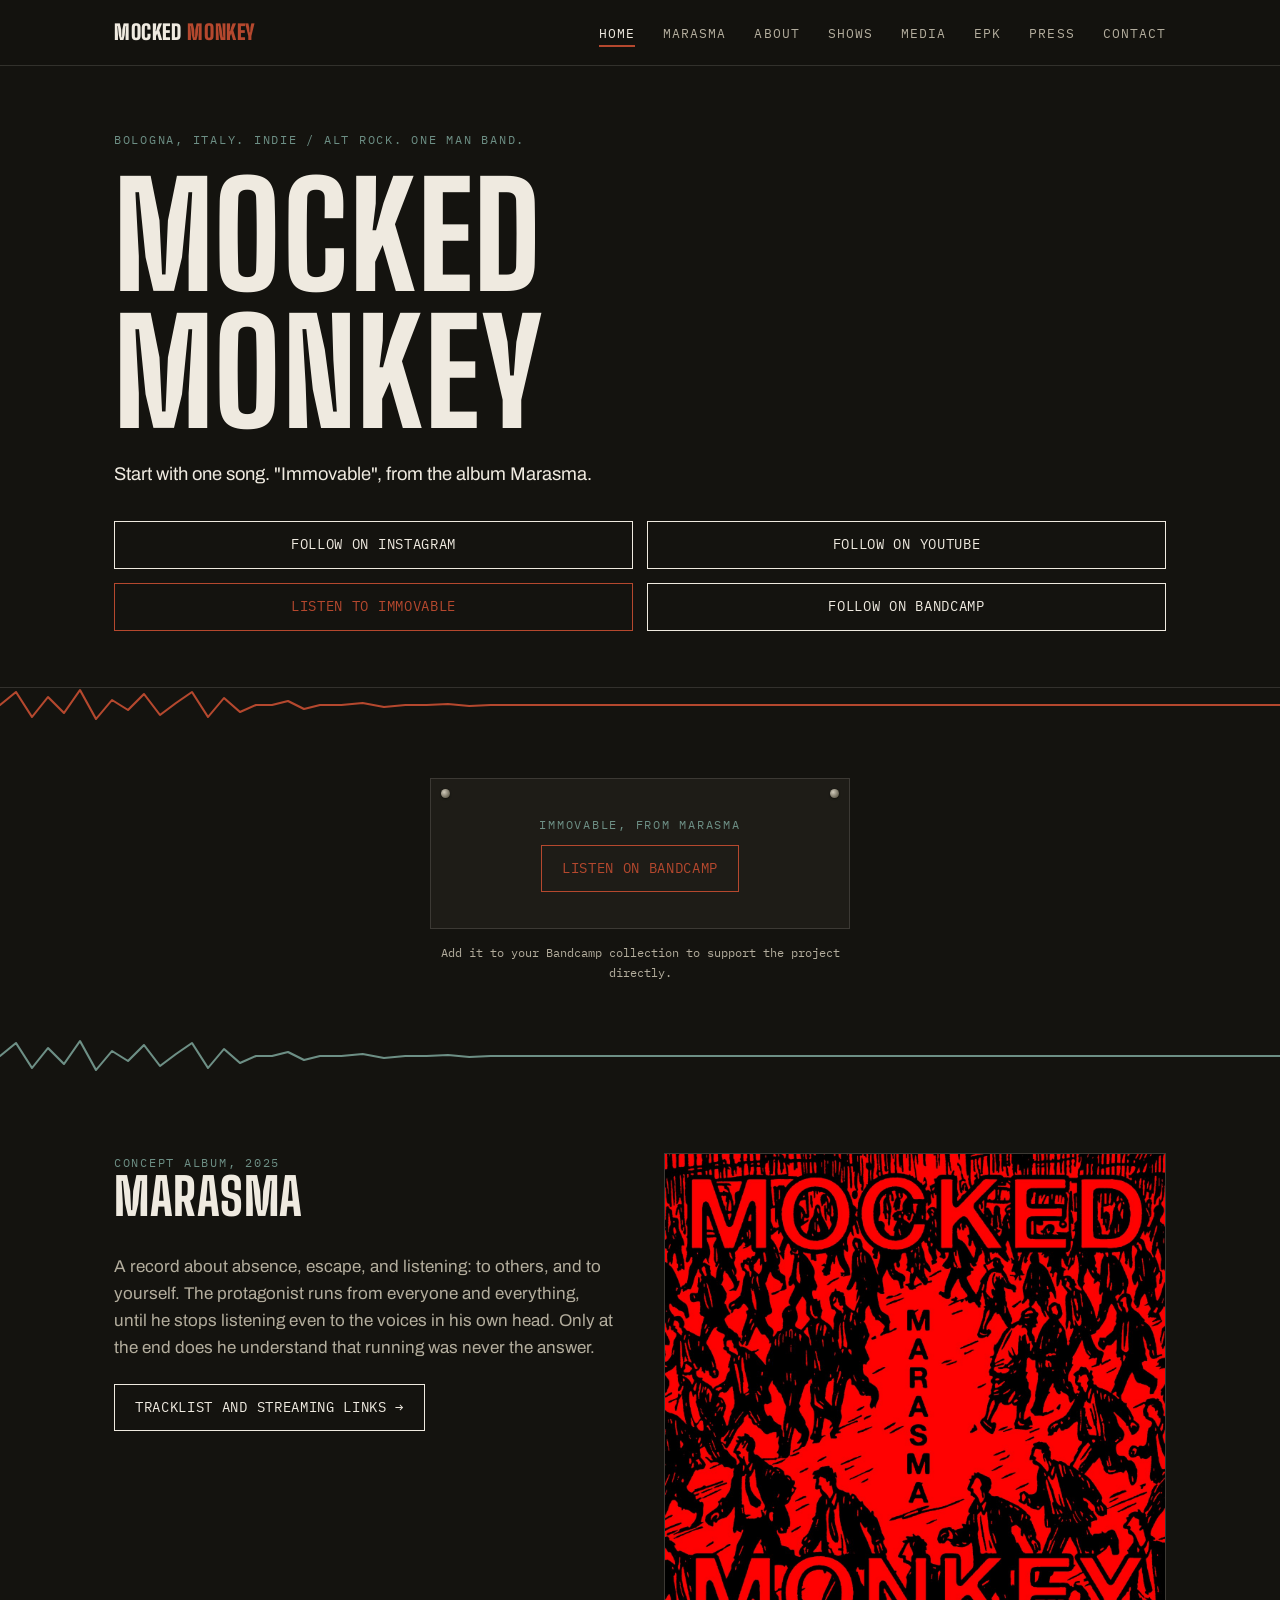
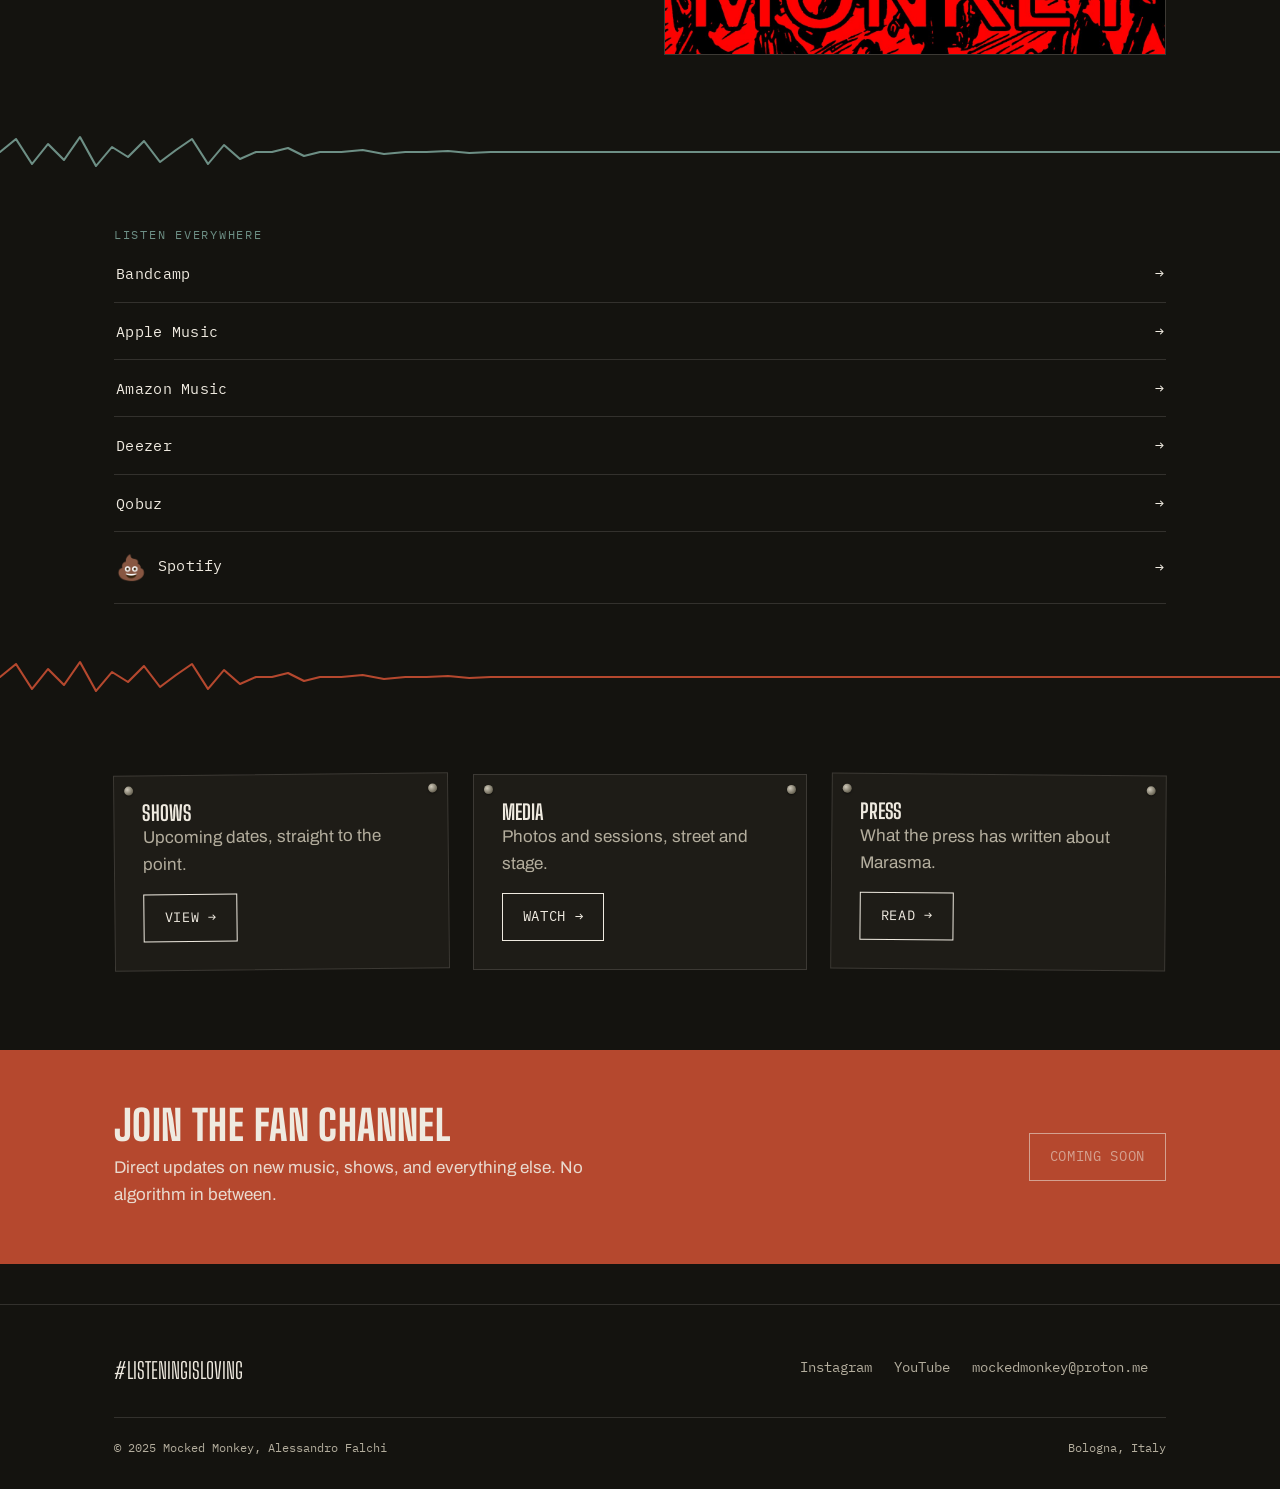
<file: index.html>
<!DOCTYPE html>
<html lang="en">
<head>
<meta charset="UTF-8">
<script>
  // If someone (or Googlebot) lands on /index.html directly, send them to
  // the clean root URL so it isn't discoverable as a separate live page.
  if (location.pathname.endsWith('/index.html')) {
    location.replace('/' + location.search + location.hash);
  }
</script>
<meta name="viewport" content="width=device-width, initial-scale=1">
<title>Mocked Monkey | Indie / Alt Rock from Bologna, Italy</title>
<meta name="description" content="Mocked Monkey is the indie/alt rock project of Alessandro Falchi, born on the streets of Bologna. Listen to Marasma, the 2025 concept album. #listeningisloving">
<link rel="canonical" href="https://mockedmonkey.com/">
<meta property="og:type" content="website">
<meta property="og:site_name" content="Mocked Monkey">
<meta property="og:title" content="Mocked Monkey | Indie/Alt Rock from Bologna">
<meta property="og:description" content="Listen to Marasma, the 2025 concept album by Mocked Monkey. #listeningisloving">
<meta property="og:url" content="https://mockedmonkey.com/">
<meta property="og:image" content="https://mockedmonkey.com/assets/images/share.jpg">
<meta name="twitter:card" content="summary_large_image">
<link rel="stylesheet" href="css/style.css">
<script type="application/ld+json">
{
  "@context": "https://schema.org",
  "@type": "MusicGroup",
  "name": "Mocked Monkey",
  "alternateName": "Alessandro Falchi",
  "description": "Mocked Monkey is the indie/alt rock one-man-band project of Alessandro Falchi, born on the streets of Bologna, Italy. Debut concept album Marasma (2025).",
  "url": "https://mockedmonkey.com/",
  "image": "https://mockedmonkey.com/assets/images/portrait.jpg",
  "logo": "https://mockedmonkey.com/assets/images/share.jpg",
  "genre": ["Indie Rock", "Alternative Rock"],
  "foundingLocation": { "@type": "Place", "name": "Bologna, Italy" },
  "location": { "@type": "Place", "address": { "@type": "PostalAddress", "addressLocality": "Bologna", "addressCountry": "IT" } },
  "member": { "@type": "Person", "name": "Alessandro Falchi", "sameAs": "https://www.instagram.com/mocked.monkey/" },
  "album": { "@type": "MusicAlbum", "name": "Marasma", "url": "https://mockedmonkey.com/marasma", "datePublished": "2025" },
  "email": "mockedmonkey@proton.me",
  "sameAs": [
    "https://www.instagram.com/mocked.monkey/",
    "https://www.youtube.com/@mockedmonkey",
    "https://open.spotify.com/artist/09dAeA3OPza0biB1lYnrai",
    "https://open.spotify.com/intl-it/album/64OBRcdP6uWOfBTz26ZoRU",
    "https://music.apple.com/it/artist/mocked-monkey/1809920795",
    "https://mockedmonkey.bandcamp.com"
  ]
}
</script>
</head>
<body>

<header class="site-header">
  <div class="wrap">
    <a href="/" class="brand">Mocked <span>Monkey</span></a>
    <button class="nav-toggle" aria-expanded="false" aria-controls="main-nav">Menu</button>
    <nav class="main-nav" id="main-nav">
      <ul>
        <li><a href="/" aria-current="page">Home</a></li>
        <li><a href="marasma">Marasma</a></li>
        <li><a href="about">About</a></li>
        <li><a href="shows">Shows</a></li>
        <li><a href="video">Media</a></li>
        <li><a href="epk">EPK</a></li>
        <li><a href="press">Press</a></li>
        <li><a href="contact">Contact</a></li>
      </ul>
    </nav>
  </div>
</header>

<main>

  <section class="hero">
    <div class="wrap">
      <p class="eyebrow">Bologna, Italy. Indie / Alt Rock. One man band.</p>
      <h1>Mocked<br>Monkey</h1>
      <p class="lead">Start with one song. "Immovable", from the album Marasma.</p>
      <div class="hero-actions hero-actions-grid">
        <a class="btn" href="https://www.instagram.com/mocked.monkey/" target="_blank" rel="noopener">Follow on Instagram</a>
        <a class="btn" href="https://www.youtube.com/@mockedmonkey" target="_blank" rel="noopener">Follow on YouTube</a>
        <a class="btn accent" href="https://mockedmonkey.bandcamp.com/track/immovable" target="_blank" rel="noopener">Listen to Immovable</a>
        <a class="btn" href="https://mockedmonkey.bandcamp.com" target="_blank" rel="noopener">Follow on Bandcamp</a>
      </div>
    </div>
  </section>

  <div class="waveform" data-color="noise"></div>

  <section class="tight">
    <div class="wrap">
      <div class="flyer" style="max-width:420px; margin:0 auto; text-align:center; padding:36px 28px">
        <p class="eyebrow" style="margin-bottom:10px">Immovable, from Marasma</p>
        <a class="btn accent" href="https://mockedmonkey.bandcamp.com/track/immovable" target="_blank" rel="noopener" style="display:inline-flex">Listen on Bandcamp</a>
      </div>
      <p class="dim" style="text-align:center; margin:14px auto 0; font-family:var(--mono); font-size:.78rem">Add it to your Bandcamp collection to support the project directly.</p>
    </div>
  </section>

  <div class="waveform"></div>

  <section>
    <div class="wrap grid-2">
      <div>
        <p class="eyebrow">Concept album, 2025</p>
        <h2>Marasma</h2>
        <p class="dim" style="margin-bottom:22px">A record about absence, escape, and listening: to others, and to yourself. The protagonist runs from everyone and everything, until he stops listening even to the voices in his own head. Only at the end does he understand that running was never the answer.</p>
        <a class="btn" href="marasma">Tracklist and streaming links →</a>
      </div>
      <img src="assets/images/marasma-cover.jpg" alt="Marasma album cover" class="cover-art" style="aspect-ratio:1/1">
    </div>
  </section>

  <div class="waveform"></div>

  <section class="tight">
    <div class="wrap">
      <p class="eyebrow">Listen everywhere</p>
      <ul class="link-list">
        <li><a href="https://mockedmonkey.bandcamp.com/album/marasma" target="_blank" rel="noopener">Bandcamp <span class="arrow">→</span></a></li>
        <li><a href="https://music.apple.com/it/artist/mocked-monkey/1809920795" target="_blank" rel="noopener">Apple Music <span class="arrow">→</span></a></li>
        <li><a href="https://music.amazon.it/albums/B0GG7VDLK9" target="_blank" rel="noopener">Amazon Music <span class="arrow">→</span></a></li>
        <li><a href="https://www.deezer.com/it/album/895351632" target="_blank" rel="noopener">Deezer <span class="arrow">→</span></a></li>
        <li><a href="https://www.qobuz.com/us-en/album/marasma-mocked-monkey/pdea76aivwxtj" target="_blank" rel="noopener">Qobuz <span class="arrow">→</span></a></li>
        <li><a href="https://open.spotify.com/intl-it/album/64OBRcdP6uWOfBTz26ZoRU" target="_blank" rel="noopener"><span><span style="font-size:1.6em; vertical-align:middle; margin-right:2px">💩</span> Spotify</span> <span class="arrow">→</span></a></li>
      </ul>
    </div>
  </section>

  <div class="waveform" data-color="noise"></div>

  <section>
    <div class="wrap grid-3">
      <div class="flyer tilt-l">
        <h3>Shows</h3>
        <p class="dim">Upcoming dates, straight to the point.</p>
        <p style="margin-top:16px"><a class="btn" href="shows">View →</a></p>
      </div>
      <div class="flyer">
        <h3>Media</h3>
        <p class="dim">Photos and sessions, street and stage.</p>
        <p style="margin-top:16px"><a class="btn" href="video">Watch →</a></p>
      </div>
      <div class="flyer tilt-r">
        <h3>Press</h3>
        <p class="dim">What the press has written about Marasma.</p>
        <p style="margin-top:16px"><a class="btn" href="press">Read →</a></p>
      </div>
    </div>
  </section>

</main>

<div class="fan-band">
  <div class="wrap">
    <div>
      <h2>Join the fan channel</h2>
      <p>Direct updates on new music, shows, and everything else. No algorithm in between.</p>
    </div>
    <a class="btn placeholder" href="#" aria-disabled="true" title="Coming soon">Coming soon</a>
  </div>
</div>

<footer class="site-footer">
  <div class="wrap">
    <div class="footer-grid">
      <div>
        <p class="footer-tag">#listeningisloving</p>
      </div>
      <div class="footer-social">
        <a href="https://www.instagram.com/mocked.monkey/" target="_blank" rel="noopener">Instagram</a>
        <a href="https://www.youtube.com/@mockedmonkey" target="_blank" rel="noopener">YouTube</a>
        <a href="mailto:mockedmonkey@proton.me">mockedmonkey@proton.me</a>
      </div>
    </div>
    <div class="footer-bottom">
      <span>© 2025 Mocked Monkey, Alessandro Falchi</span>
      <span>Bologna, Italy</span>
    </div>
  </div>
</footer>

<script src="js/main.js"></script>
</body>
</html>
</file>
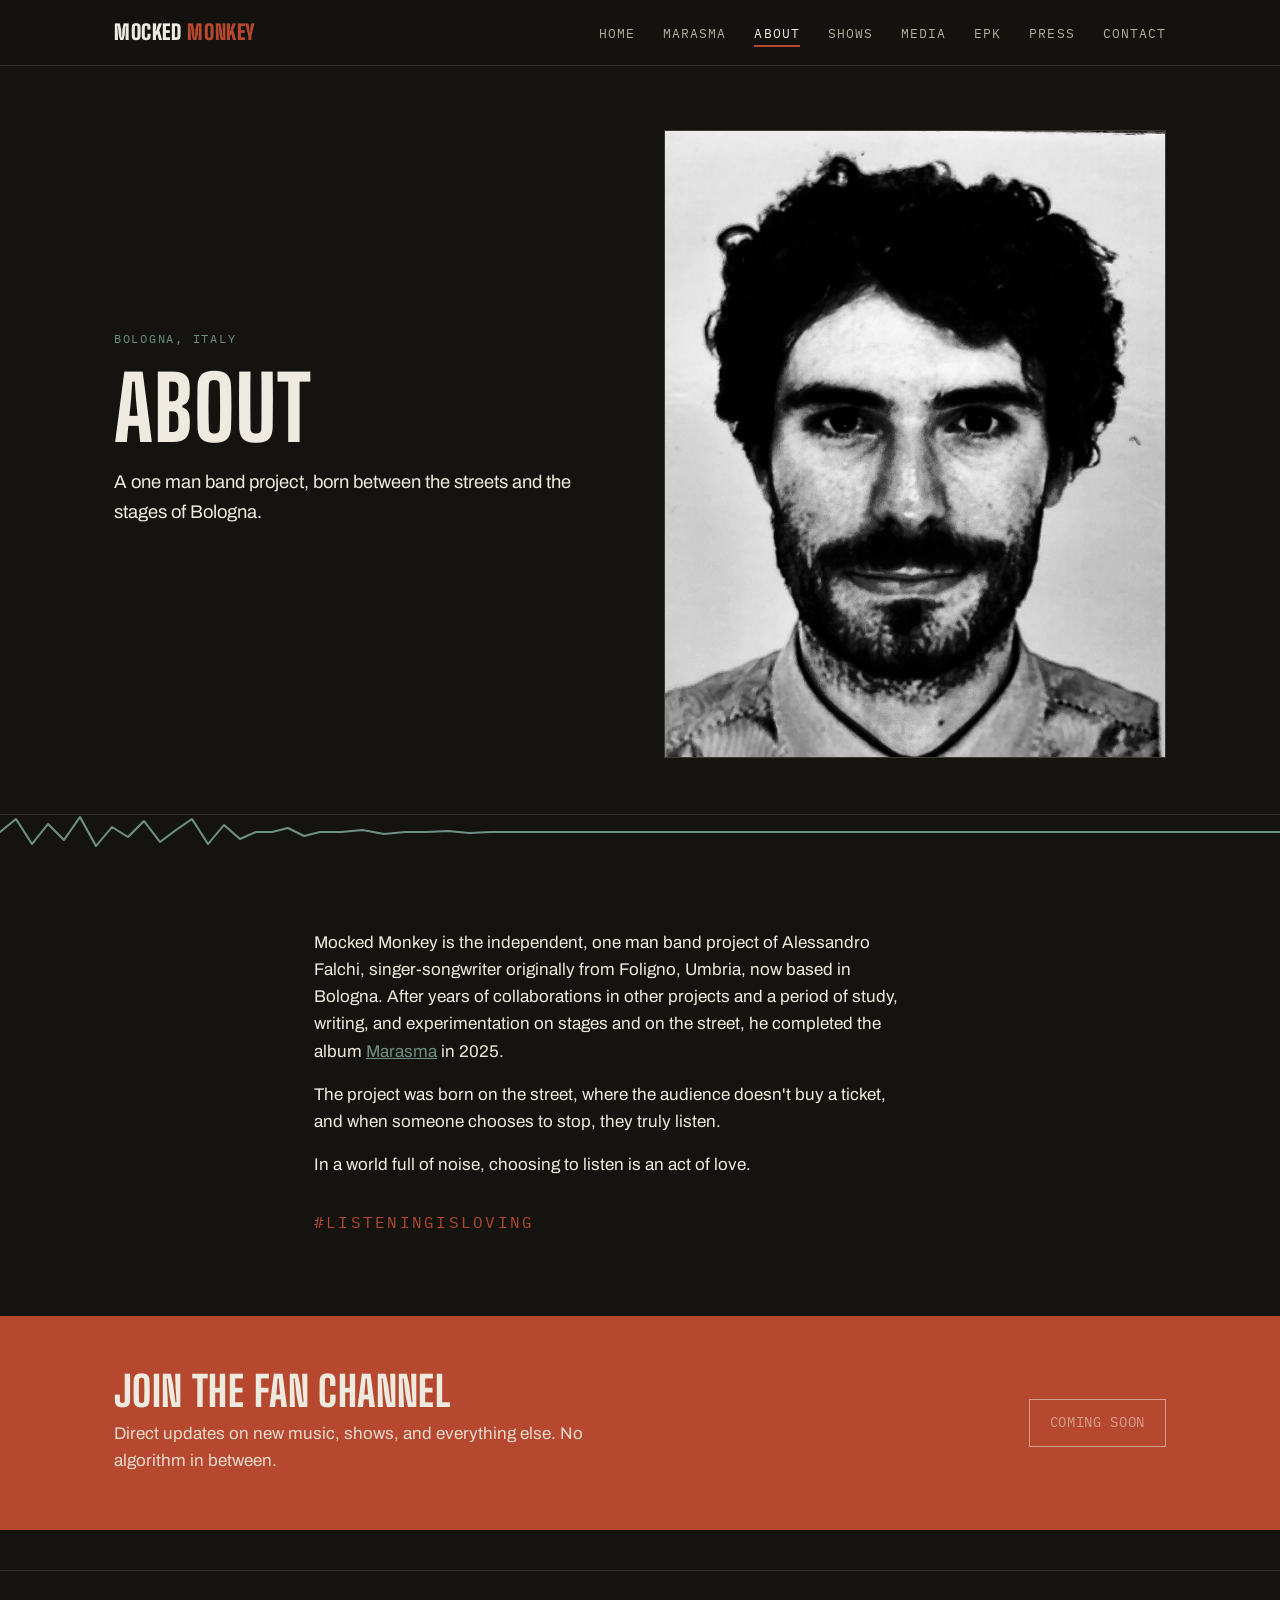
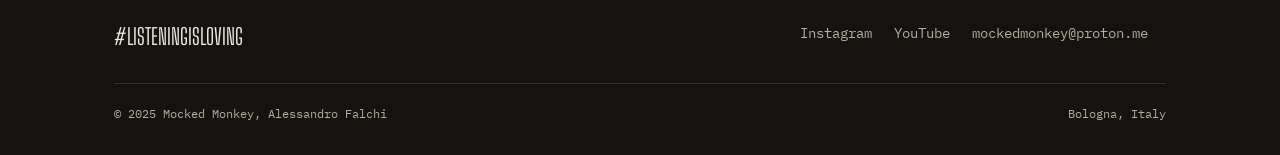
<file: about.html>
<!DOCTYPE html>
<html lang="en">
<head>
<meta charset="UTF-8">
<meta name="viewport" content="width=device-width, initial-scale=1">
<title>About | Mocked Monkey, who is Alessandro Falchi</title>
<meta name="description" content="Mocked Monkey is the solo project of Alessandro Falchi, indie/alt rock singer-songwriter from Bologna. From the street to the concept album Marasma (2025).">
<link rel="canonical" href="https://mockedmonkey.com/about">
<meta property="og:type" content="profile">
<meta property="og:title" content="About | Mocked Monkey">
<meta property="og:description" content="The story of Mocked Monkey, born on the streets of Bologna.">
<meta property="og:url" content="https://mockedmonkey.com/about">
<link rel="stylesheet" href="css/style.css">
</head>
<body>

<header class="site-header">
  <div class="wrap">
    <a href="/" class="brand">Mocked <span>Monkey</span></a>
    <button class="nav-toggle" aria-expanded="false" aria-controls="main-nav">Menu</button>
    <nav class="main-nav" id="main-nav">
      <ul>
        <li><a href="/">Home</a></li>
        <li><a href="marasma">Marasma</a></li>
        <li><a href="about" aria-current="page">About</a></li>
        <li><a href="shows">Shows</a></li>
        <li><a href="video">Media</a></li>
        <li><a href="epk">EPK</a></li>
        <li><a href="press">Press</a></li>
        <li><a href="contact">Contact</a></li>
      </ul>
    </nav>
  </div>
</header>

<main>

  <section class="hero">
    <div class="wrap grid-2" style="align-items:center">
      <div>
        <p class="eyebrow">Bologna, Italy</p>
        <h1 style="font-size:clamp(2.8rem,8vw,5.5rem)">About</h1>
        <p class="lead">A one man band project, born between the streets and the stages of Bologna.</p>
      </div>
      <img src="assets/images/portrait.jpg" alt="Alessandro Falchi, Mocked Monkey" class="cover-art">
    </div>
  </section>

  <div class="waveform"></div>

  <section>
    <div class="wrap" style="max-width:70ch">
      <p style="margin-bottom:16px">Mocked Monkey is the independent, one man band project of Alessandro Falchi, singer-songwriter originally from Foligno, Umbria, now based in Bologna. After years of collaborations in other projects and a period of study, writing, and experimentation on stages and on the street, he completed the album <a href="marasma" style="color:var(--listen); text-decoration:underline">Marasma</a> in 2025.</p>
      <p style="margin-bottom:16px">The project was born on the street, where the audience doesn't buy a ticket, and when someone chooses to stop, they truly listen.</p>
      <p>In a world full of noise, choosing to listen is an act of love.</p>
      <p class="eyebrow" style="margin-top:32px; font-size:1rem; color:var(--noise)">#listeningisloving</p>
    </div>
  </section>

</main>

<div class="fan-band">
  <div class="wrap">
    <div>
      <h2>Join the fan channel</h2>
      <p>Direct updates on new music, shows, and everything else. No algorithm in between.</p>
    </div>
    <a class="btn placeholder" href="#" aria-disabled="true" title="Coming soon">Coming soon</a>
  </div>
</div>

<footer class="site-footer">
  <div class="wrap">
    <div class="footer-grid">
      <div><p class="footer-tag">#listeningisloving</p></div>
      <div class="footer-social">
        <a href="https://www.instagram.com/mocked.monkey/" target="_blank" rel="noopener">Instagram</a>
        <a href="https://www.youtube.com/@mockedmonkey" target="_blank" rel="noopener">YouTube</a>
        <a href="mailto:mockedmonkey@proton.me">mockedmonkey@proton.me</a>
      </div>
    </div>
    <div class="footer-bottom">
      <span>© 2025 Mocked Monkey, Alessandro Falchi</span>
      <span>Bologna, Italy</span>
    </div>
  </div>
</footer>

<script src="js/main.js"></script>
</body>
</html>
</file>
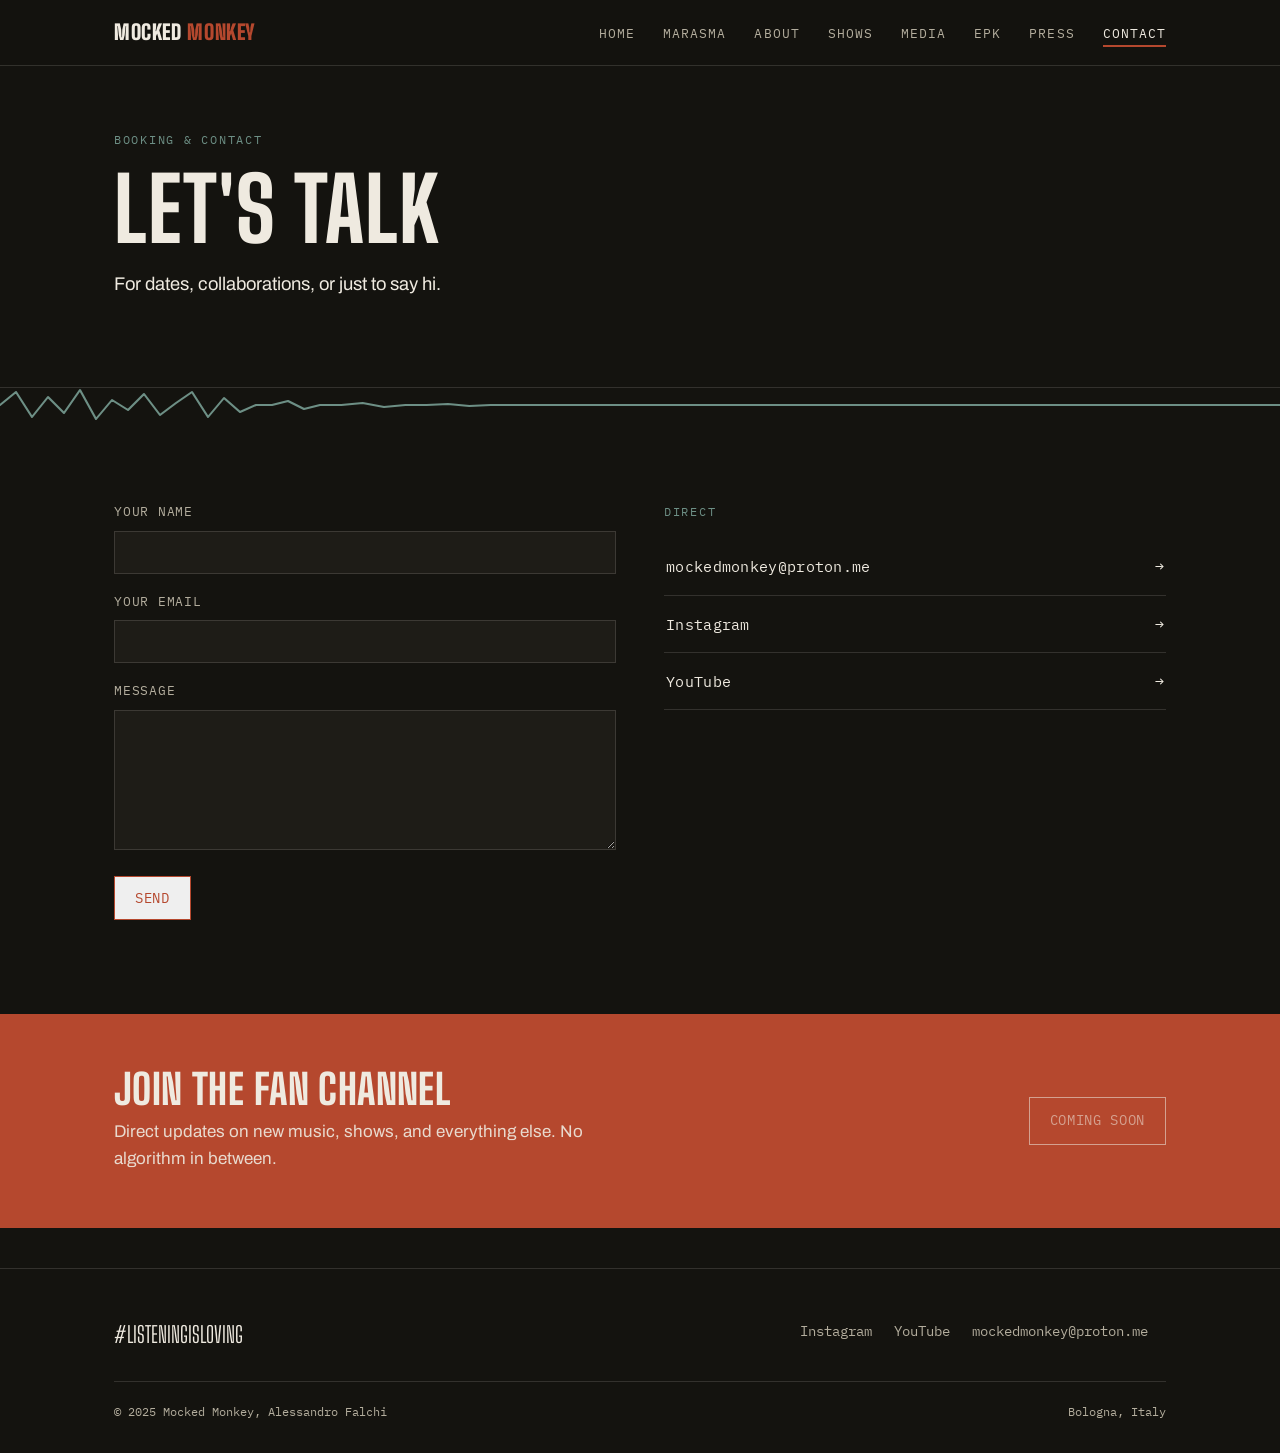
<file: contact.html>
<!DOCTYPE html>
<html lang="en">
<head>
<meta charset="UTF-8">
<meta name="viewport" content="width=device-width, initial-scale=1">
<title>Contact | Mocked Monkey</title>
<meta name="description" content="Get in touch with Mocked Monkey for booking, collaborations, or just to say hi.">
<link rel="canonical" href="https://mockedmonkey.com/contact">
<link rel="stylesheet" href="css/style.css">
</head>
<body>

<header class="site-header">
  <div class="wrap">
    <a href="/" class="brand">Mocked <span>Monkey</span></a>
    <button class="nav-toggle" aria-expanded="false" aria-controls="main-nav">Menu</button>
    <nav class="main-nav" id="main-nav">
      <ul>
        <li><a href="/">Home</a></li>
        <li><a href="marasma">Marasma</a></li>
        <li><a href="about">About</a></li>
        <li><a href="shows">Shows</a></li>
        <li><a href="video">Media</a></li>
        <li><a href="epk">EPK</a></li>
        <li><a href="press">Press</a></li>
        <li><a href="contact" aria-current="page">Contact</a></li>
      </ul>
    </nav>
  </div>
</header>

<main>

  <section class="hero">
    <div class="wrap">
      <p class="eyebrow">Booking &amp; contact</p>
      <h1 style="font-size:clamp(2.8rem,8vw,5.5rem)">Let's talk</h1>
      <p class="lead">For dates, collaborations, or just to say hi.</p>
    </div>
  </section>

  <div class="waveform"></div>

  <section>
    <div class="wrap grid-2">
      <div>
        <!-- Powered by Web3Forms (web3forms.com), free, no account needed.
             Submissions are emailed straight to mockedmonkey@proton.me. -->
        <form id="contact-form" action="https://api.web3forms.com/submit" method="POST">
          <input type="hidden" name="access_key" value="feec83ab-25f4-4718-b59f-993d853bb2a2">
          <input type="hidden" name="subject" value="New message from mockedmonkey.com">
          <input type="text" name="botcheck" style="display:none">
          <div class="form-row">
            <label for="name">Your name</label>
            <input type="text" id="name" name="name" required>
          </div>
          <div class="form-row">
            <label for="email">Your email</label>
            <input type="email" id="email" name="email" required>
          </div>
          <div class="form-row">
            <label for="message">Message</label>
            <textarea id="message" name="message" required></textarea>
          </div>
          <div class="h-captcha" data-sitekey="50b2fe65-b00b-4b9e-ad62-3ba471098be2" style="margin-bottom:16px"></div>
          <button class="btn accent" type="submit">Send</button>
          <p id="form-status" class="dim" style="margin-top:14px; font-family:var(--mono); font-size:.85rem"></p>
        </form>
      </div>
      <div>
        <p class="eyebrow" style="margin-bottom:16px">Direct</p>
        <ul class="link-list">
          <li><a href="mailto:mockedmonkey@proton.me">mockedmonkey@proton.me <span class="arrow">→</span></a></li>
          <li><a href="https://www.instagram.com/mocked.monkey/" target="_blank" rel="noopener">Instagram <span class="arrow">→</span></a></li>
          <li><a href="https://www.youtube.com/@mockedmonkey" target="_blank" rel="noopener">YouTube <span class="arrow">→</span></a></li>
        </ul>
      </div>
    </div>
  </section>

</main>

<div class="fan-band">
  <div class="wrap">
    <div>
      <h2>Join the fan channel</h2>
      <p>Direct updates on new music, shows, and everything else. No algorithm in between.</p>
    </div>
    <a class="btn placeholder" href="#" aria-disabled="true" title="Coming soon">Coming soon</a>
  </div>
</div>

<footer class="site-footer">
  <div class="wrap">
    <div class="footer-grid">
      <div><p class="footer-tag">#listeningisloving</p></div>
      <div class="footer-social">
        <a href="https://www.instagram.com/mocked.monkey/" target="_blank" rel="noopener">Instagram</a>
        <a href="https://www.youtube.com/@mockedmonkey" target="_blank" rel="noopener">YouTube</a>
        <a href="mailto:mockedmonkey@proton.me">mockedmonkey@proton.me</a>
      </div>
    </div>
    <div class="footer-bottom">
      <span>© 2025 Mocked Monkey, Alessandro Falchi</span>
      <span>Bologna, Italy</span>
    </div>
  </div>
</footer>

<script src="https://js.hcaptcha.com/1/api.js" async defer></script>
<script src="js/main.js"></script>
</body>
</html>
</file>
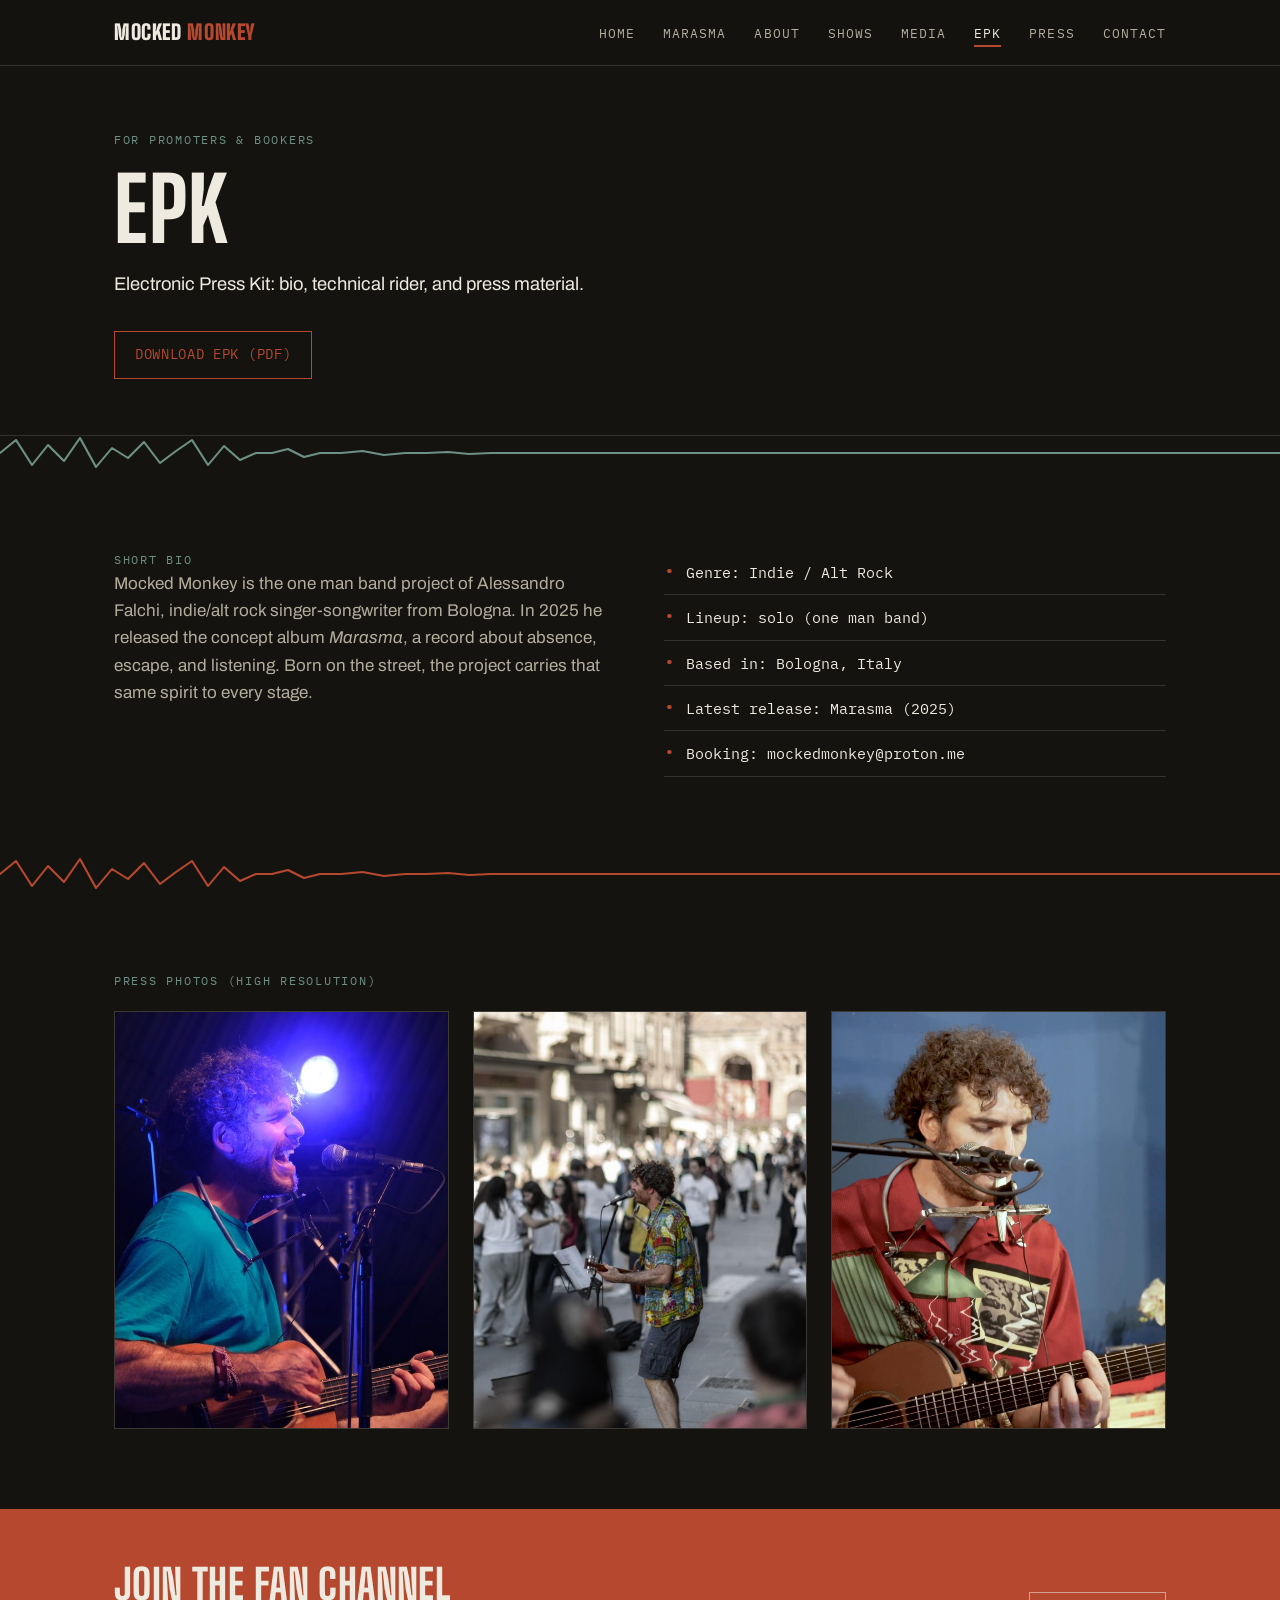
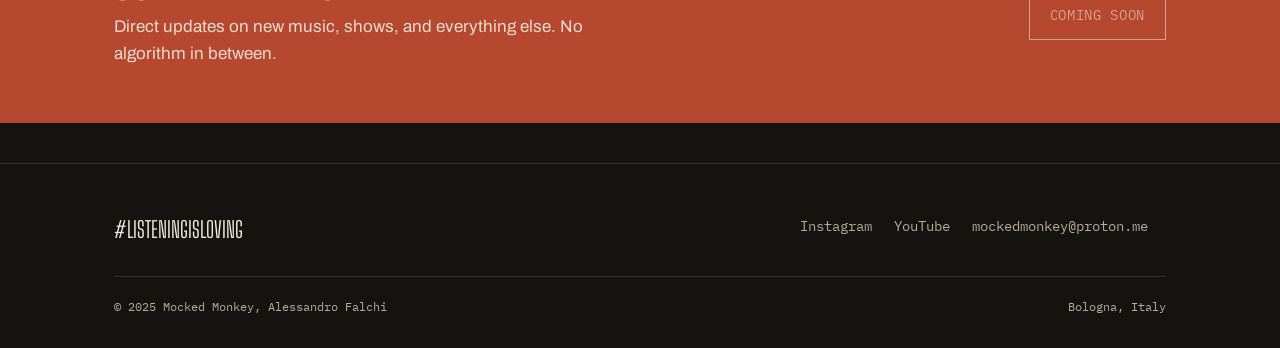
<file: epk.html>
<!DOCTYPE html>
<html lang="en">
<head>
<meta charset="UTF-8">
<meta name="viewport" content="width=device-width, initial-scale=1">
<title>EPK | Mocked Monkey Electronic Press Kit</title>
<meta name="description" content="Mocked Monkey EPK: bio, technical rider, booking contact, and press material for promoters and bookers.">
<link rel="canonical" href="https://mockedmonkey.com/epk">
<link rel="stylesheet" href="css/style.css">
</head>
<body>

<header class="site-header">
  <div class="wrap">
    <a href="/" class="brand">Mocked <span>Monkey</span></a>
    <button class="nav-toggle" aria-expanded="false" aria-controls="main-nav">Menu</button>
    <nav class="main-nav" id="main-nav">
      <ul>
        <li><a href="/">Home</a></li>
        <li><a href="marasma">Marasma</a></li>
        <li><a href="about">About</a></li>
        <li><a href="shows">Shows</a></li>
        <li><a href="video">Media</a></li>
        <li><a href="epk" aria-current="page">EPK</a></li>
        <li><a href="press">Press</a></li>
        <li><a href="contact">Contact</a></li>
      </ul>
    </nav>
  </div>
</header>

<main>

  <section class="hero">
    <div class="wrap">
      <p class="eyebrow">For promoters &amp; bookers</p>
      <h1 style="font-size:clamp(2.8rem,8vw,5.5rem)">EPK</h1>
      <p class="lead">Electronic Press Kit: bio, technical rider, and press material.</p>
      <div class="hero-actions">
        <a class="btn accent" href="https://drive.google.com/file/d/1LFBLlU2d_HuoLvXdtn8orJiCqk-r1r_D/view?usp=share_link" target="_blank" rel="noopener">Download EPK (PDF)</a>
      </div>
    </div>
  </section>

  <div class="waveform"></div>

  <section>
    <div class="wrap grid-2">
      <div>
        <p class="eyebrow">Short bio</p>
        <p class="dim">Mocked Monkey is the one man band project of Alessandro Falchi, indie/alt rock singer-songwriter from Bologna. In 2025 he released the concept album <em>Marasma</em>, a record about absence, escape, and listening. Born on the street, the project carries that same spirit to every stage.</p>
      </div>
      <ul class="factlist">
        <li>Genre: Indie / Alt Rock</li>
        <li>Lineup: solo (one man band)</li>
        <li>Based in: Bologna, Italy</li>
        <li>Latest release: Marasma (2025)</li>
        <li>Booking: mockedmonkey@proton.me</li>
      </ul>
    </div>
  </section>

  <div class="waveform" data-color="noise"></div>

  <section>
    <div class="wrap">
      <p class="eyebrow" style="margin-bottom:20px">Press photos (high resolution)</p>
      <div class="grid-3">
        <a href="assets/images/press/press-01.jpg"><img src="assets/images/press/press-01.jpg" alt="Press photo 1" class="cover-art"></a>
        <a href="assets/images/press/press-02.jpg"><img src="assets/images/press/press-02.jpg" alt="Press photo 2" class="cover-art"></a>
        <a href="assets/images/press/press-03.jpg"><img src="assets/images/press/press-03.jpg" alt="Press photo 3" class="cover-art"></a>
      </div>
    </div>
  </section>

</main>

<div class="fan-band">
  <div class="wrap">
    <div>
      <h2>Join the fan channel</h2>
      <p>Direct updates on new music, shows, and everything else. No algorithm in between.</p>
    </div>
    <a class="btn placeholder" href="#" aria-disabled="true" title="Coming soon">Coming soon</a>
  </div>
</div>

<footer class="site-footer">
  <div class="wrap">
    <div class="footer-grid">
      <div><p class="footer-tag">#listeningisloving</p></div>
      <div class="footer-social">
        <a href="https://www.instagram.com/mocked.monkey/" target="_blank" rel="noopener">Instagram</a>
        <a href="https://www.youtube.com/@mockedmonkey" target="_blank" rel="noopener">YouTube</a>
        <a href="mailto:mockedmonkey@proton.me">mockedmonkey@proton.me</a>
      </div>
    </div>
    <div class="footer-bottom">
      <span>© 2025 Mocked Monkey, Alessandro Falchi</span>
      <span>Bologna, Italy</span>
    </div>
  </div>
</footer>

<script src="js/main.js"></script>
</body>
</html>
</file>
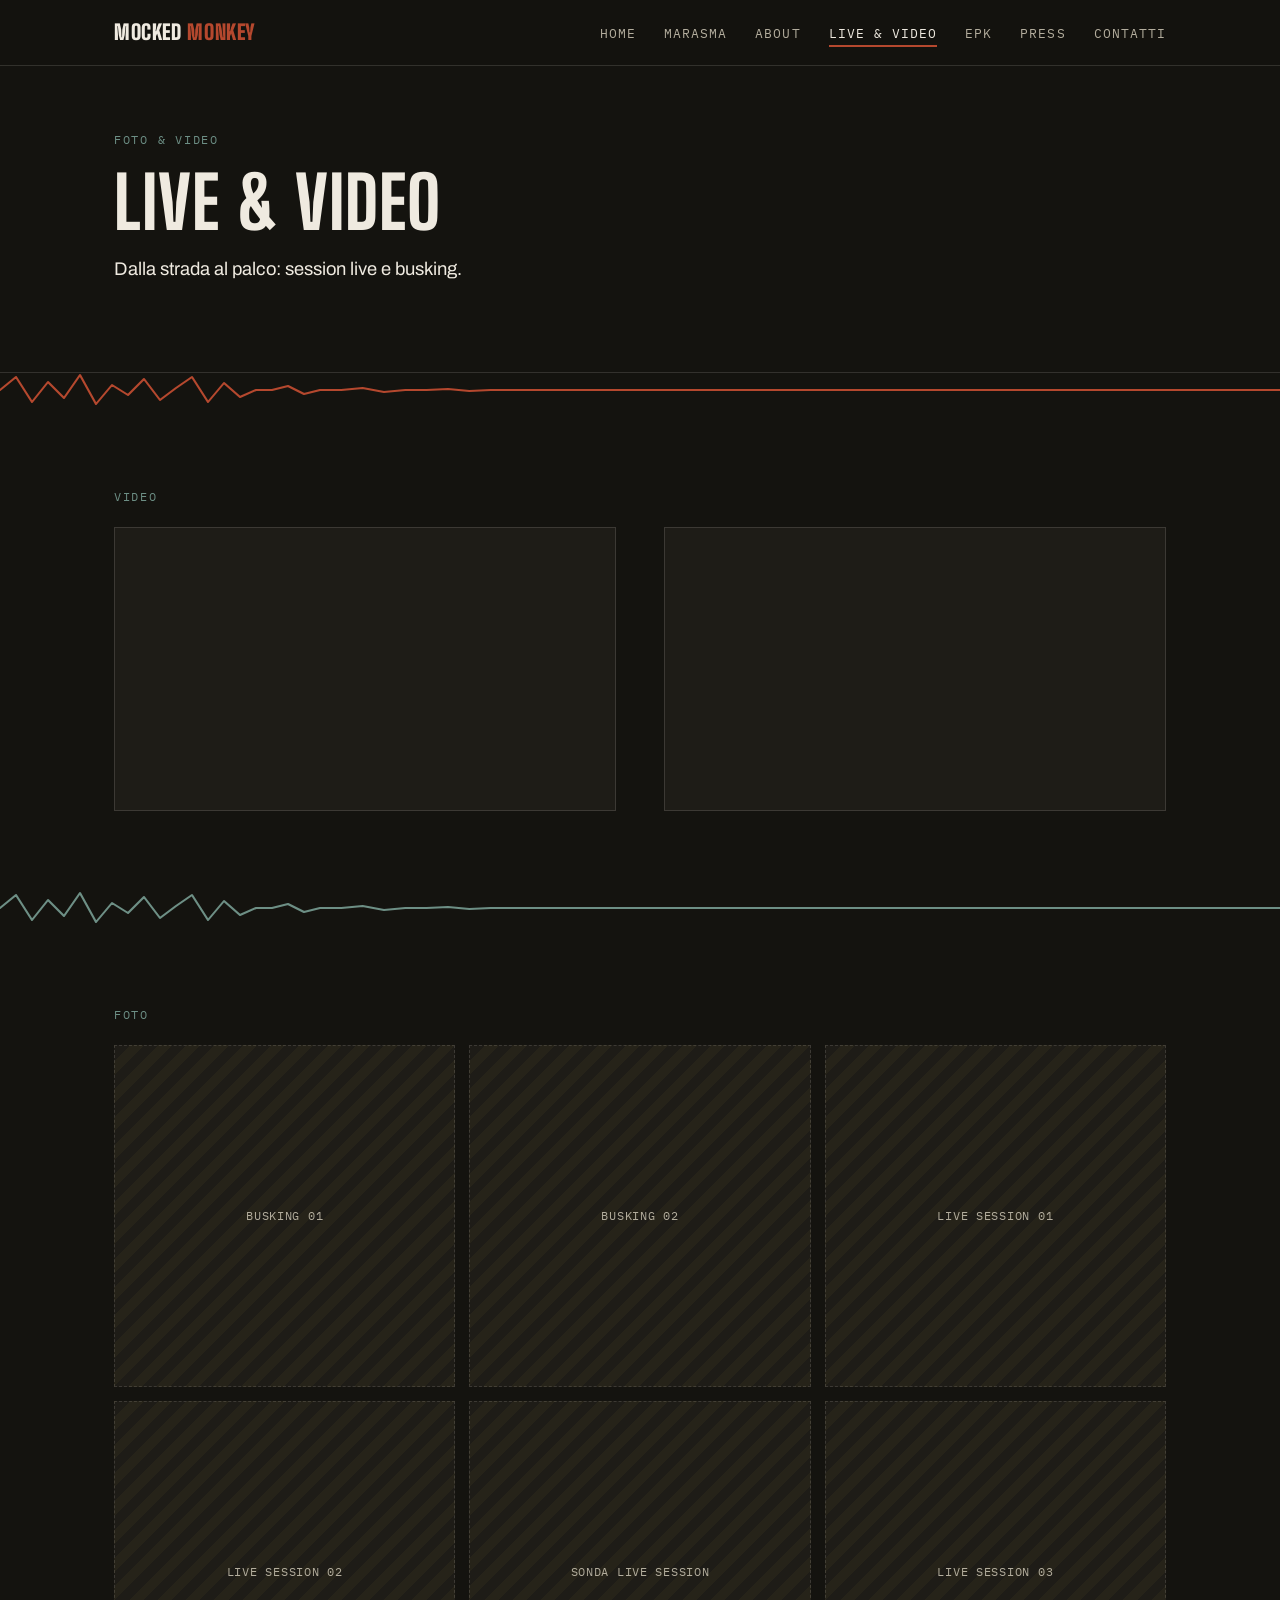
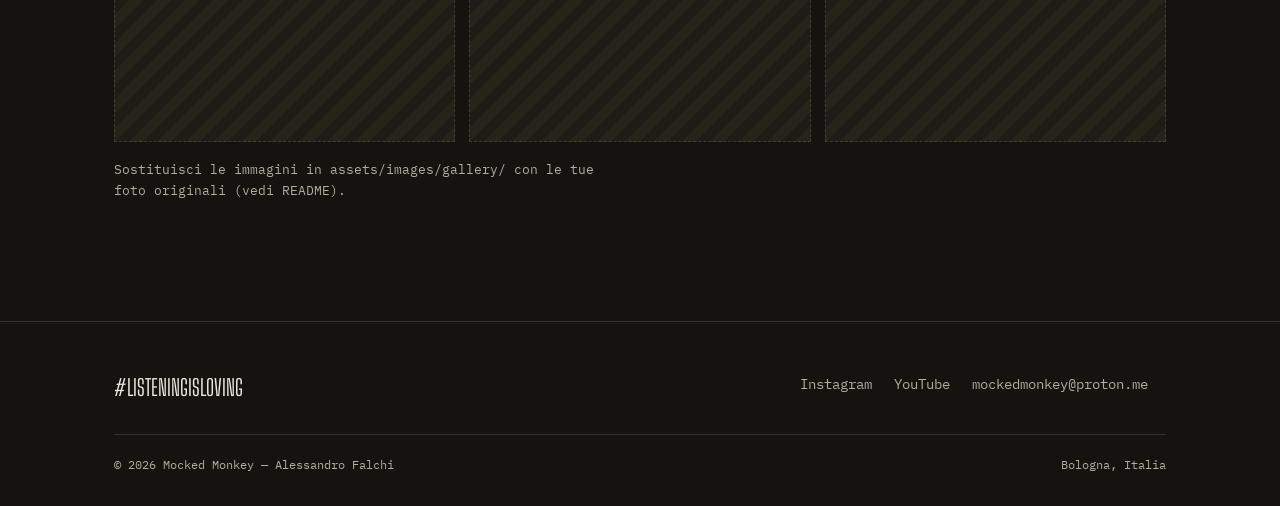
<file: live.html>
<!DOCTYPE html>
<html lang="it">
<head>
<meta charset="UTF-8">
<meta name="viewport" content="width=device-width, initial-scale=1">
<title>Live &amp; Video — Mocked Monkey, foto e session dal vivo</title>
<meta name="description" content="Foto e video di Mocked Monkey dal vivo: sessioni live, busking per strada a Bologna e altrove.">
<link rel="canonical" href="https://mockedmonkey.com/live.html">
<link rel="stylesheet" href="css/style.css">
</head>
<body>

<header class="site-header">
  <div class="wrap">
    <a href="index.html" class="brand">Mocked <span>Monkey</span></a>
    <button class="nav-toggle" aria-expanded="false" aria-controls="main-nav">Menu</button>
    <nav class="main-nav" id="main-nav">
      <ul>
        <li><a href="index.html">Home</a></li>
        <li><a href="marasma.html">Marasma</a></li>
        <li><a href="about.html">About</a></li>
        <li><a href="live.html" aria-current="page">Live &amp; Video</a></li>
        <li><a href="epk.html">EPK</a></li>
        <li><a href="press.html">Press</a></li>
        <li><a href="contact.html">Contatti</a></li>
      </ul>
    </nav>
  </div>
</header>

<main>

  <section class="hero">
    <div class="wrap">
      <p class="eyebrow">Foto &amp; Video</p>
      <h1 style="font-size:clamp(2.6rem,7vw,4.5rem)">Live &amp; Video</h1>
      <p class="lead">Dalla strada al palco: session live e busking.</p>
    </div>
  </section>

  <div class="waveform" data-color="noise"></div>

  <section>
    <div class="wrap">
      <p class="eyebrow" style="margin-bottom:20px">Video</p>
      <div class="grid-2">
        <div class="embed">
          <iframe src="https://www.youtube-nocookie.com/embed/XzyPm--jsms?rel=0" title="Mocked Monkey — video" loading="lazy" allowfullscreen></iframe>
        </div>
        <div class="embed">
          <iframe src="https://www.youtube-nocookie.com/embed/X_9uNMjH3Tg?rel=0" title="Mocked Monkey — session live" loading="lazy" allowfullscreen></iframe>
        </div>
      </div>
    </div>
  </section>

  <div class="waveform"></div>

  <section>
    <div class="wrap">
      <p class="eyebrow" style="margin-bottom:20px">Foto</p>
      <div class="gallery">
        <a href="assets/images/gallery/01.jpg"><div class="img-slot square"><span>Busking 01</span></div></a>
        <a href="assets/images/gallery/02.jpg"><div class="img-slot square"><span>Busking 02</span></div></a>
        <a href="assets/images/gallery/03.jpg"><div class="img-slot square"><span>Live session 01</span></div></a>
        <a href="assets/images/gallery/04.jpg"><div class="img-slot square"><span>Live session 02</span></div></a>
        <a href="assets/images/gallery/05.jpg"><div class="img-slot square"><span>Sonda live session</span></div></a>
        <a href="assets/images/gallery/06.jpg"><div class="img-slot square"><span>Live session 03</span></div></a>
      </div>
      <p class="dim" style="margin-top:18px; font-family:var(--mono); font-size:.8rem">Sostituisci le immagini in assets/images/gallery/ con le tue foto originali (vedi README).</p>
    </div>
  </section>

</main>

<footer class="site-footer">
  <div class="wrap">
    <div class="footer-grid">
      <div><p class="footer-tag">#listeningisloving</p></div>
      <div class="footer-social">
        <a href="https://www.instagram.com/mocked.monkey/" target="_blank" rel="noopener">Instagram</a>
        <a href="https://www.youtube.com/@mockedmonkey" target="_blank" rel="noopener">YouTube</a>
        <a href="mailto:mockedmonkey@proton.me">mockedmonkey@proton.me</a>
      </div>
    </div>
    <div class="footer-bottom">
      <span>© 2026 Mocked Monkey — Alessandro Falchi</span>
      <span>Bologna, Italia</span>
    </div>
  </div>
</footer>

<script src="js/main.js"></script>
</body>
</html>
</file>
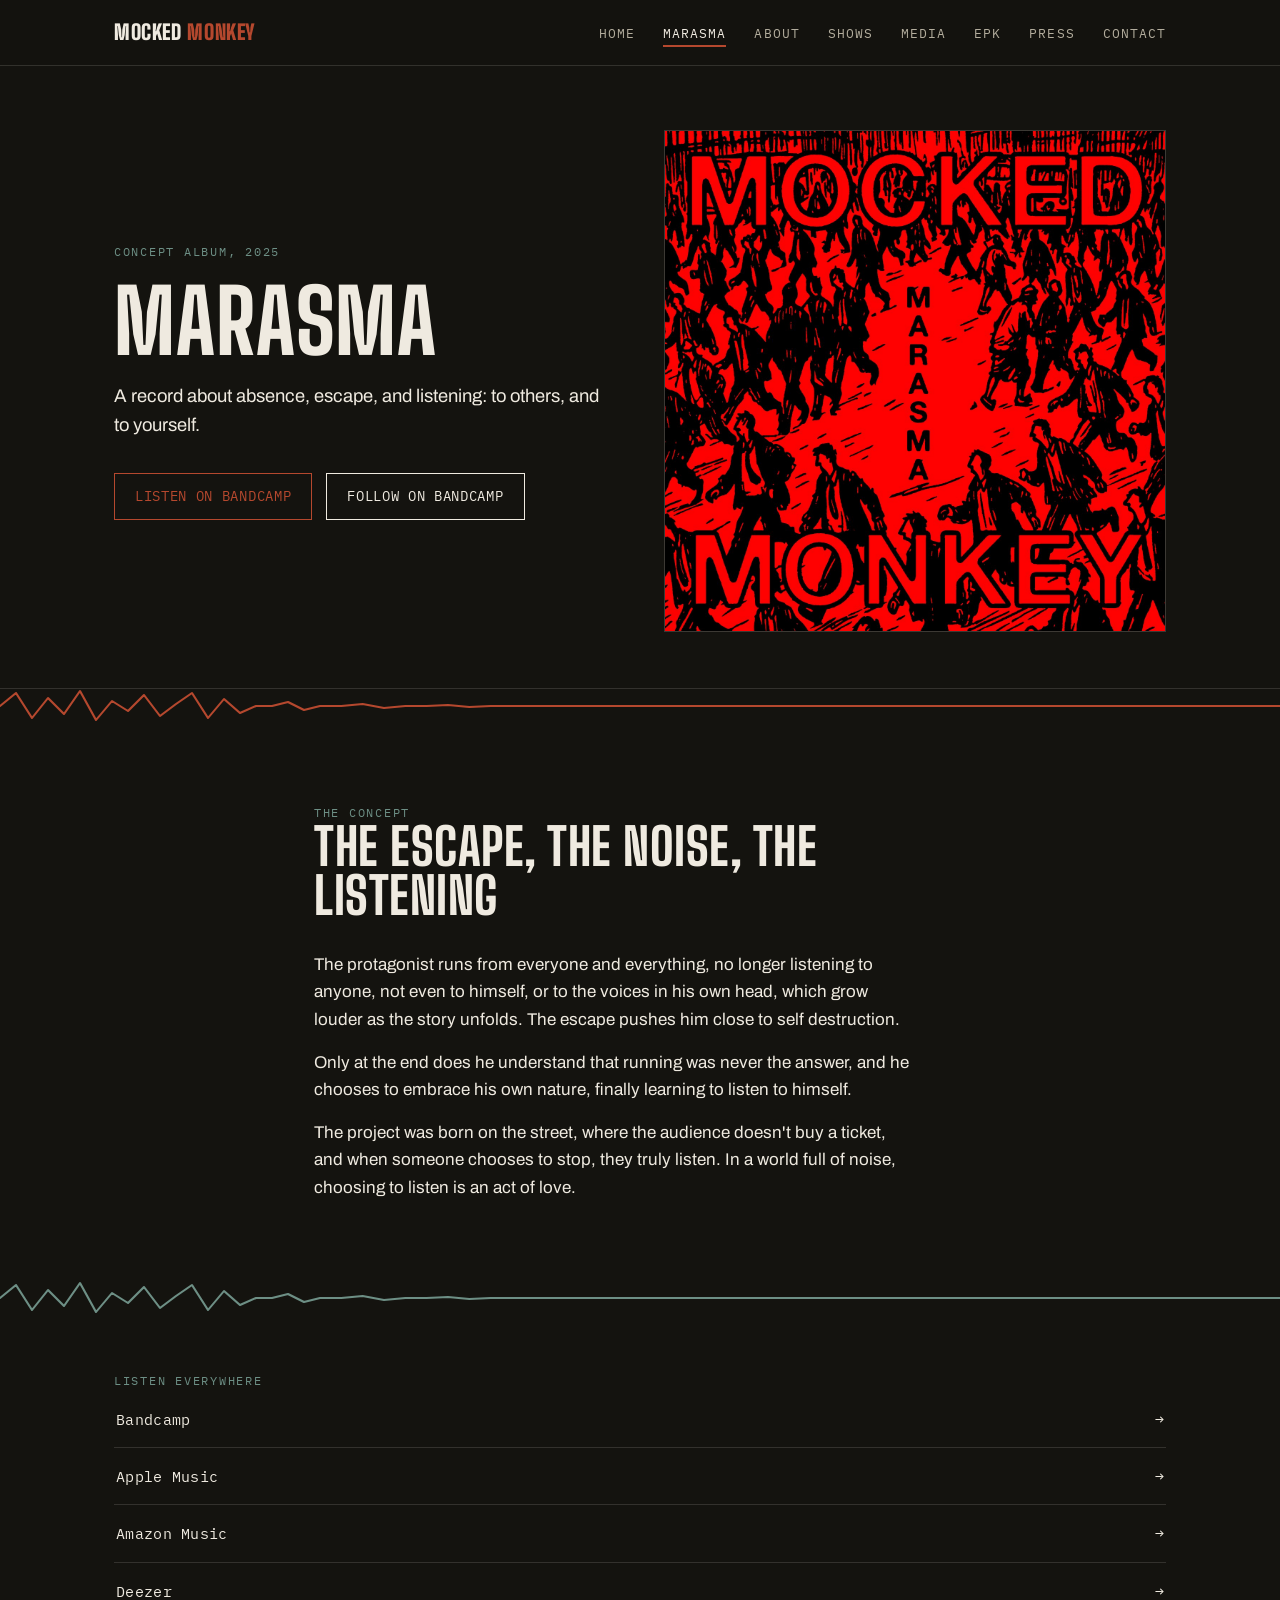
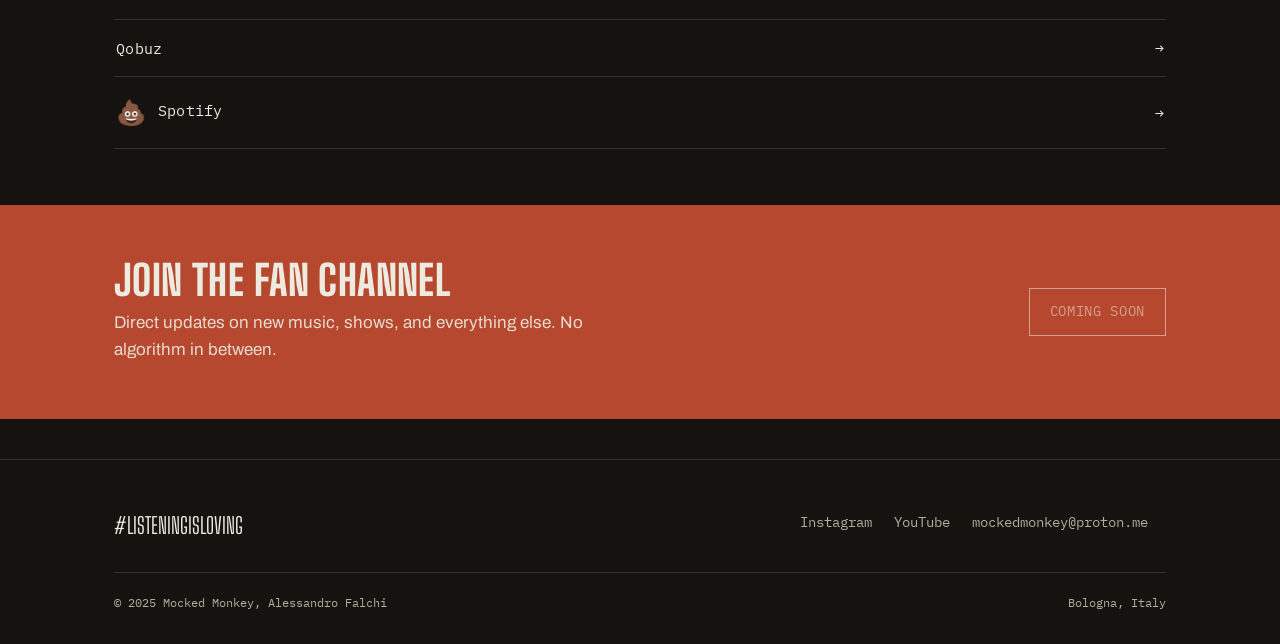
<file: marasma.html>
<!DOCTYPE html>
<html lang="en">
<head>
<meta charset="UTF-8">
<meta name="viewport" content="width=device-width, initial-scale=1">
<title>Marasma | The 2025 concept album by Mocked Monkey</title>
<meta name="description" content="Marasma, the 2025 concept album by Mocked Monkey: a record about absence, escape, and listening. Stream on Bandcamp, Apple Music, and everywhere else.">
<link rel="canonical" href="https://mockedmonkey.com/marasma">
<meta property="og:type" content="music.album">
<meta property="og:title" content="Marasma | Mocked Monkey">
<meta property="og:description" content="A concept album about absence, escape, and listening. #listeningisloving">
<meta property="og:url" content="https://mockedmonkey.com/marasma">
<meta property="og:image" content="https://mockedmonkey.com/assets/images/share.jpg">
<meta name="twitter:card" content="summary_large_image">
<link rel="stylesheet" href="css/style.css">
<script type="application/ld+json">
{
  "@context": "https://schema.org",
  "@type": "MusicAlbum",
  "name": "Marasma",
  "byArtist": { "@type": "MusicGroup", "name": "Mocked Monkey" },
  "datePublished": "2025",
  "url": "https://mockedmonkey.com/marasma",
  "sameAs": [
    "https://open.spotify.com/intl-it/album/64OBRcdP6uWOfBTz26ZoRU",
    "https://mockedmonkey.bandcamp.com/album/marasma"
  ]
}
</script>
</head>
<body>

<header class="site-header">
  <div class="wrap">
    <a href="/" class="brand">Mocked <span>Monkey</span></a>
    <button class="nav-toggle" aria-expanded="false" aria-controls="main-nav">Menu</button>
    <nav class="main-nav" id="main-nav">
      <ul>
        <li><a href="/">Home</a></li>
        <li><a href="marasma" aria-current="page">Marasma</a></li>
        <li><a href="about">About</a></li>
        <li><a href="shows">Shows</a></li>
        <li><a href="video">Media</a></li>
        <li><a href="epk">EPK</a></li>
        <li><a href="press">Press</a></li>
        <li><a href="contact">Contact</a></li>
      </ul>
    </nav>
  </div>
</header>

<main>

  <section class="hero">
    <div class="wrap grid-2" style="align-items:center">
      <div>
        <p class="eyebrow">Concept album, 2025</p>
        <h1 style="font-size:clamp(2.8rem,8vw,5.5rem)">Marasma</h1>
        <p class="lead">A record about absence, escape, and listening: to others, and to yourself.</p>
        <div class="hero-actions">
          <a class="btn accent" href="https://mockedmonkey.bandcamp.com/album/marasma" target="_blank" rel="noopener">Listen on Bandcamp</a>
          <a class="btn" href="https://mockedmonkey.bandcamp.com" target="_blank" rel="noopener">Follow on Bandcamp</a>
        </div>
      </div>
      <img src="assets/images/marasma-cover.jpg" alt="Marasma album cover" class="cover-art" style="aspect-ratio:1/1">
    </div>
  </section>

  <div class="waveform" data-color="noise"></div>

  <section>
    <div class="wrap" style="max-width:70ch">
      <p class="eyebrow">The concept</p>
      <h2>The escape, the noise, the listening</h2>
      <p style="margin-bottom:16px">The protagonist runs from everyone and everything, no longer listening to anyone, not even to himself, or to the voices in his own head, which grow louder as the story unfolds. The escape pushes him close to self destruction.</p>
      <p style="margin-bottom:16px">Only at the end does he understand that running was never the answer, and he chooses to embrace his own nature, finally learning to listen to himself.</p>
      <p>The project was born on the street, where the audience doesn't buy a ticket, and when someone chooses to stop, they truly listen. In a world full of noise, choosing to listen is an act of love.</p>
    </div>
  </section>

  <div class="waveform"></div>

  <section class="tight">
    <div class="wrap">
      <p class="eyebrow">Listen everywhere</p>
      <ul class="link-list">
        <li><a href="https://mockedmonkey.bandcamp.com/album/marasma" target="_blank" rel="noopener">Bandcamp <span class="arrow">→</span></a></li>
        <li><a href="https://music.apple.com/it/artist/mocked-monkey/1809920795" target="_blank" rel="noopener">Apple Music <span class="arrow">→</span></a></li>
        <li><a href="https://music.amazon.it/albums/B0GG7VDLK9" target="_blank" rel="noopener">Amazon Music <span class="arrow">→</span></a></li>
        <li><a href="https://www.deezer.com/it/album/895351632" target="_blank" rel="noopener">Deezer <span class="arrow">→</span></a></li>
        <li><a href="https://www.qobuz.com/us-en/album/marasma-mocked-monkey/pdea76aivwxtj" target="_blank" rel="noopener">Qobuz <span class="arrow">→</span></a></li>
        <li><a href="https://open.spotify.com/intl-it/album/64OBRcdP6uWOfBTz26ZoRU" target="_blank" rel="noopener"><span><span style="font-size:1.6em; vertical-align:middle; margin-right:2px">💩</span> Spotify</span> <span class="arrow">→</span></a></li>
      </ul>
    </div>
  </section>

</main>

<div class="fan-band">
  <div class="wrap">
    <div>
      <h2>Join the fan channel</h2>
      <p>Direct updates on new music, shows, and everything else. No algorithm in between.</p>
    </div>
    <a class="btn placeholder" href="#" aria-disabled="true" title="Coming soon">Coming soon</a>
  </div>
</div>

<footer class="site-footer">
  <div class="wrap">
    <div class="footer-grid">
      <div><p class="footer-tag">#listeningisloving</p></div>
      <div class="footer-social">
        <a href="https://www.instagram.com/mocked.monkey/" target="_blank" rel="noopener">Instagram</a>
        <a href="https://www.youtube.com/@mockedmonkey" target="_blank" rel="noopener">YouTube</a>
        <a href="mailto:mockedmonkey@proton.me">mockedmonkey@proton.me</a>
      </div>
    </div>
    <div class="footer-bottom">
      <span>© 2025 Mocked Monkey, Alessandro Falchi</span>
      <span>Bologna, Italy</span>
    </div>
  </div>
</footer>

<script src="js/main.js"></script>
</body>
</html>
</file>
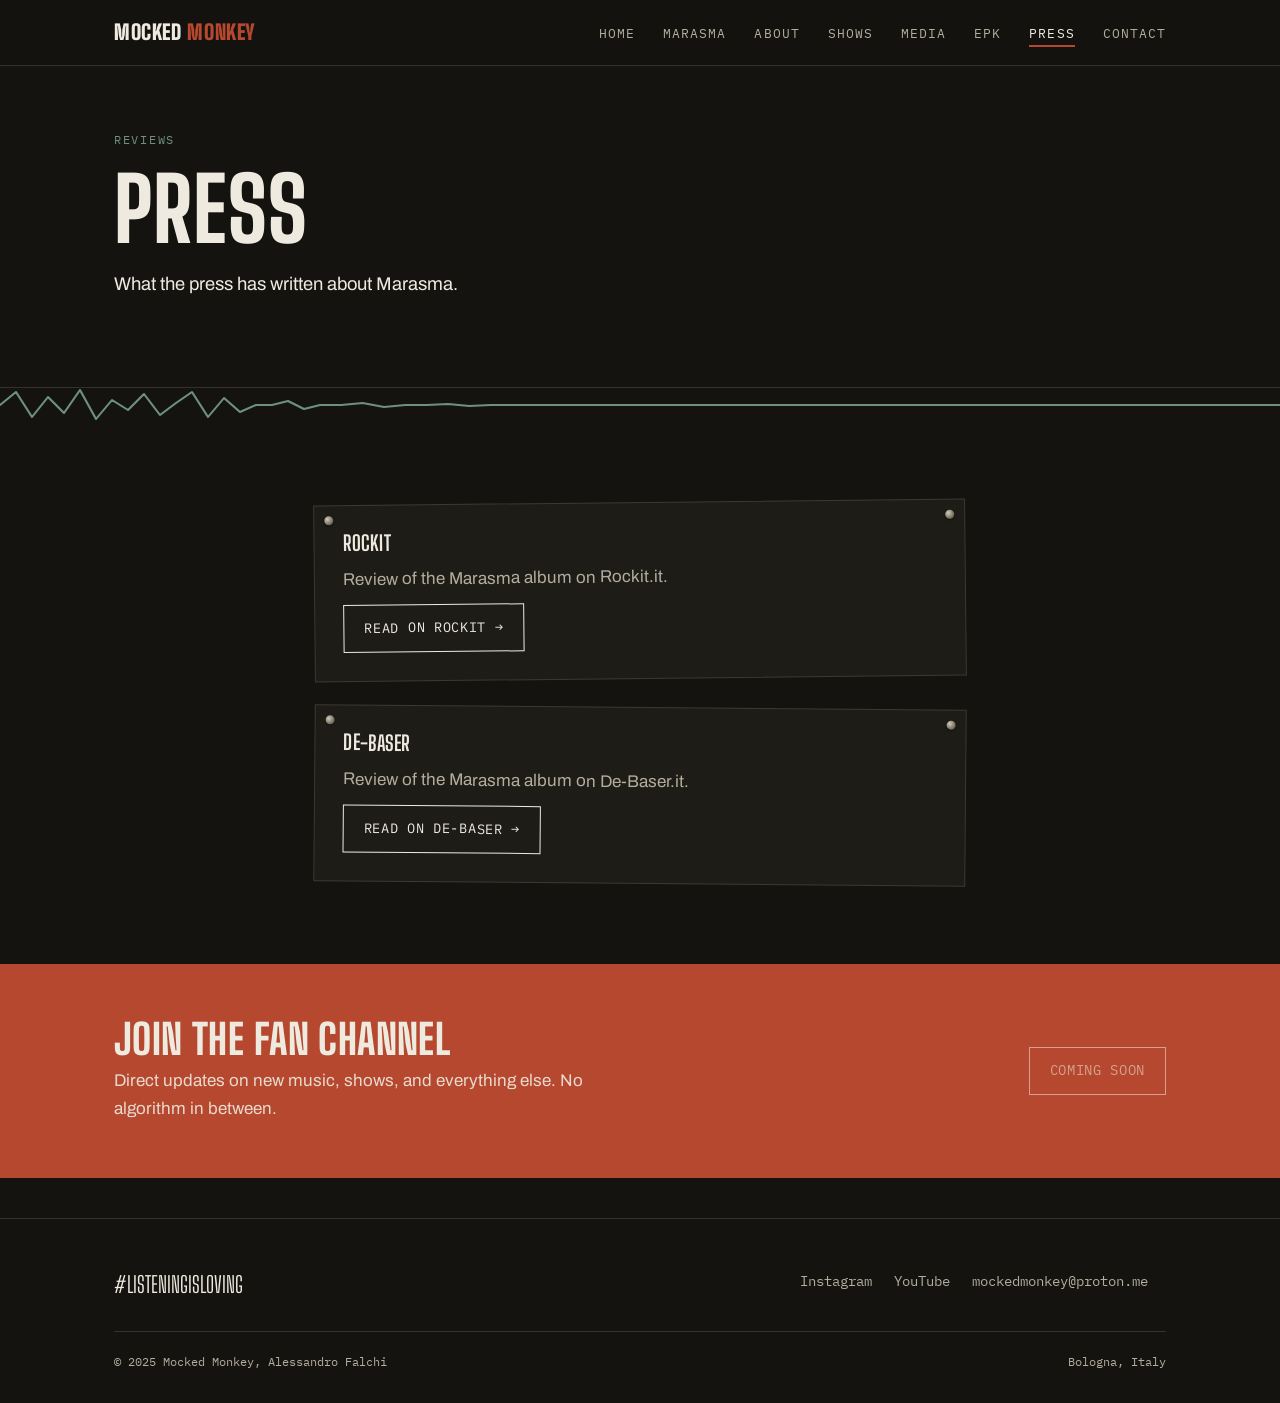
<file: press.html>
<!DOCTYPE html>
<html lang="en">
<head>
<meta charset="UTF-8">
<meta name="viewport" content="width=device-width, initial-scale=1">
<title>Press | Marasma reviews (Rockit, De-Baser)</title>
<meta name="description" content="Reviews of the Marasma album by Mocked Monkey on Rockit and De-Baser.">
<link rel="canonical" href="https://mockedmonkey.com/press">
<link rel="stylesheet" href="css/style.css">
</head>
<body>

<header class="site-header">
  <div class="wrap">
    <a href="/" class="brand">Mocked <span>Monkey</span></a>
    <button class="nav-toggle" aria-expanded="false" aria-controls="main-nav">Menu</button>
    <nav class="main-nav" id="main-nav">
      <ul>
        <li><a href="/">Home</a></li>
        <li><a href="marasma">Marasma</a></li>
        <li><a href="about">About</a></li>
        <li><a href="shows">Shows</a></li>
        <li><a href="video">Media</a></li>
        <li><a href="epk">EPK</a></li>
        <li><a href="press" aria-current="page">Press</a></li>
        <li><a href="contact">Contact</a></li>
      </ul>
    </nav>
  </div>
</header>

<main>

  <section class="hero">
    <div class="wrap">
      <p class="eyebrow">Reviews</p>
      <h1 style="font-size:clamp(2.8rem,8vw,5.5rem)">Press</h1>
      <p class="lead">What the press has written about Marasma.</p>
    </div>
  </section>

  <div class="waveform"></div>

  <section>
    <div class="wrap" style="max-width:70ch">
      <div class="flyer tilt-l" style="margin-bottom:28px">
        <h3>Rockit</h3>
        <p class="dim" style="margin:12px 0">Review of the Marasma album on Rockit.it.</p>
        <a class="btn" href="https://www.rockit.it/recensione/72748/mocked-monkey-marasma" target="_blank" rel="noopener">Read on Rockit →</a>
      </div>
      <div class="flyer tilt-r">
        <h3>De-Baser</h3>
        <p class="dim" style="margin:12px 0">Review of the Marasma album on De-Baser.it.</p>
        <a class="btn" href="https://www.debaser.it/mocked-monkey/marasma/recensione" target="_blank" rel="noopener">Read on De-Baser →</a>
      </div>
    </div>
  </section>

</main>

<div class="fan-band">
  <div class="wrap">
    <div>
      <h2>Join the fan channel</h2>
      <p>Direct updates on new music, shows, and everything else. No algorithm in between.</p>
    </div>
    <a class="btn placeholder" href="#" aria-disabled="true" title="Coming soon">Coming soon</a>
  </div>
</div>

<footer class="site-footer">
  <div class="wrap">
    <div class="footer-grid">
      <div><p class="footer-tag">#listeningisloving</p></div>
      <div class="footer-social">
        <a href="https://www.instagram.com/mocked.monkey/" target="_blank" rel="noopener">Instagram</a>
        <a href="https://www.youtube.com/@mockedmonkey" target="_blank" rel="noopener">YouTube</a>
        <a href="mailto:mockedmonkey@proton.me">mockedmonkey@proton.me</a>
      </div>
    </div>
    <div class="footer-bottom">
      <span>© 2025 Mocked Monkey, Alessandro Falchi</span>
      <span>Bologna, Italy</span>
    </div>
  </div>
</footer>

<script src="js/main.js"></script>
</body>
</html>
</file>
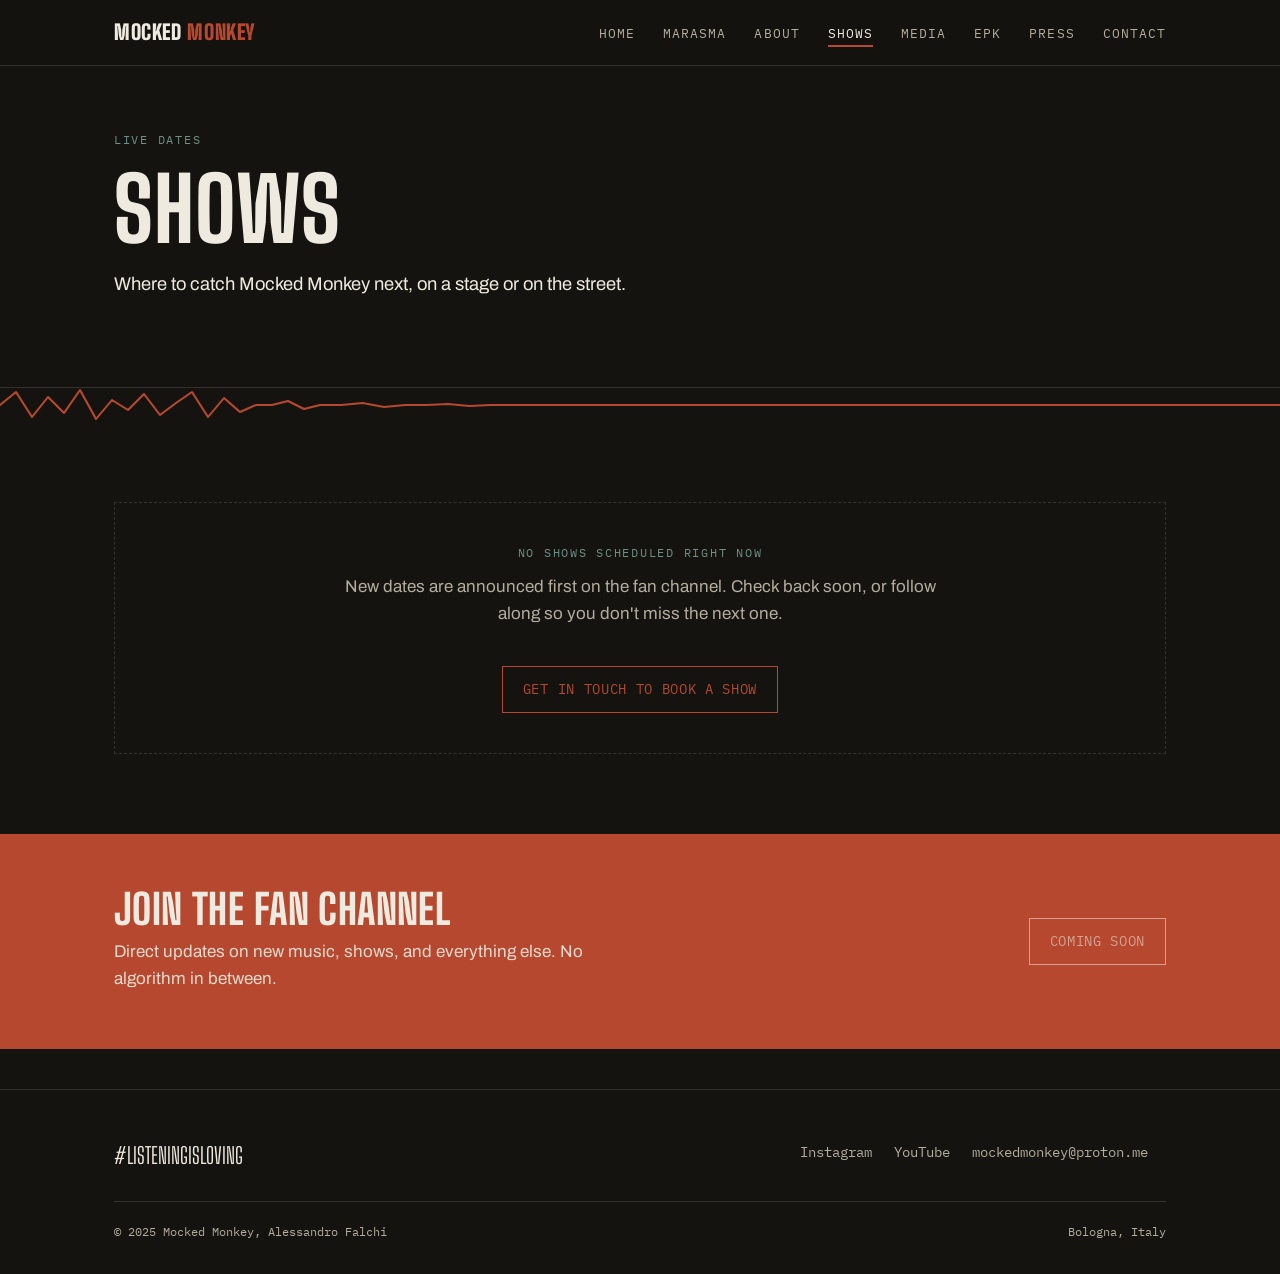
<file: shows.html>
<!DOCTYPE html>
<html lang="en">
<head>
<meta charset="UTF-8">
<meta name="viewport" content="width=device-width, initial-scale=1">
<title>Shows | Mocked Monkey upcoming dates</title>
<meta name="description" content="Upcoming shows and street sessions by Mocked Monkey. Check back for new dates in Bologna and beyond.">
<link rel="canonical" href="https://mockedmonkey.com/shows">
<meta property="og:type" content="website">
<meta property="og:title" content="Shows | Mocked Monkey">
<meta property="og:description" content="Upcoming shows and street sessions by Mocked Monkey.">
<meta property="og:url" content="https://mockedmonkey.com/shows">
<link rel="stylesheet" href="css/style.css">
<!-- Structured data (MusicEvent) for this page is generated at runtime by
     js/main.js directly from assets/data/shows.json, so there is only one
     place to update when a show is added or removed. -->
</head>
<body>

<header class="site-header">
  <div class="wrap">
    <a href="/" class="brand">Mocked <span>Monkey</span></a>
    <button class="nav-toggle" aria-expanded="false" aria-controls="main-nav">Menu</button>
    <nav class="main-nav" id="main-nav">
      <ul>
        <li><a href="/">Home</a></li>
        <li><a href="marasma">Marasma</a></li>
        <li><a href="about">About</a></li>
        <li><a href="shows" aria-current="page">Shows</a></li>
        <li><a href="video">Media</a></li>
        <li><a href="epk">EPK</a></li>
        <li><a href="press">Press</a></li>
        <li><a href="contact">Contact</a></li>
      </ul>
    </nav>
  </div>
</header>

<main>

  <section class="hero">
    <div class="wrap">
      <p class="eyebrow">Live dates</p>
      <h1 style="font-size:clamp(2.8rem,8vw,5.5rem)">Shows</h1>
      <p class="lead">Where to catch Mocked Monkey next, on a stage or on the street.</p>
    </div>
  </section>

  <div class="waveform" data-color="noise"></div>

  <section>
    <div class="wrap">
      <!--
        HOW TO ADD/REMOVE A SHOW
        Edit assets/data/shows.json (nothing in this HTML file needs
        to change). Add or remove objects in the array, e.g.:

        [
          {
            "date": "2026-09-15",
            "displayDate": "15.09.26",
            "venue": "Locomotiv Club",
            "city": "Bologna, Italy",
            "link": "https://example.com/tickets",
            "linkLabel": "Tickets"
          }
        ]

        Leave the file as an empty array [] when there are no shows.
        Past dates are hidden automatically.
      -->
      <ul class="shows-list" id="shows-list" style="display:none"></ul>

      <div class="empty-state" id="shows-empty">
        <p class="eyebrow" style="margin-bottom:10px">No shows scheduled right now</p>
        <p class="dim">New dates are announced first on the fan channel. Check back soon, or follow along so you don't miss the next one.</p>
        <a class="btn accent" href="contact" style="margin-top:20px; display:inline-flex">Get in touch to book a show</a>
      </div>
    </div>
  </section>

</main>

<div class="fan-band">
  <div class="wrap">
    <div>
      <h2>Join the fan channel</h2>
      <p>Direct updates on new music, shows, and everything else. No algorithm in between.</p>
    </div>
    <a class="btn placeholder" href="#" aria-disabled="true" title="Coming soon">Coming soon</a>
  </div>
</div>

<footer class="site-footer">
  <div class="wrap">
    <div class="footer-grid">
      <div><p class="footer-tag">#listeningisloving</p></div>
      <div class="footer-social">
        <a href="https://www.instagram.com/mocked.monkey/" target="_blank" rel="noopener">Instagram</a>
        <a href="https://www.youtube.com/@mockedmonkey" target="_blank" rel="noopener">YouTube</a>
        <a href="mailto:mockedmonkey@proton.me">mockedmonkey@proton.me</a>
      </div>
    </div>
    <div class="footer-bottom">
      <span>© 2025 Mocked Monkey, Alessandro Falchi</span>
      <span>Bologna, Italy</span>
    </div>
  </div>
</footer>

<script src="js/main.js"></script>
</body>
</html>
</file>
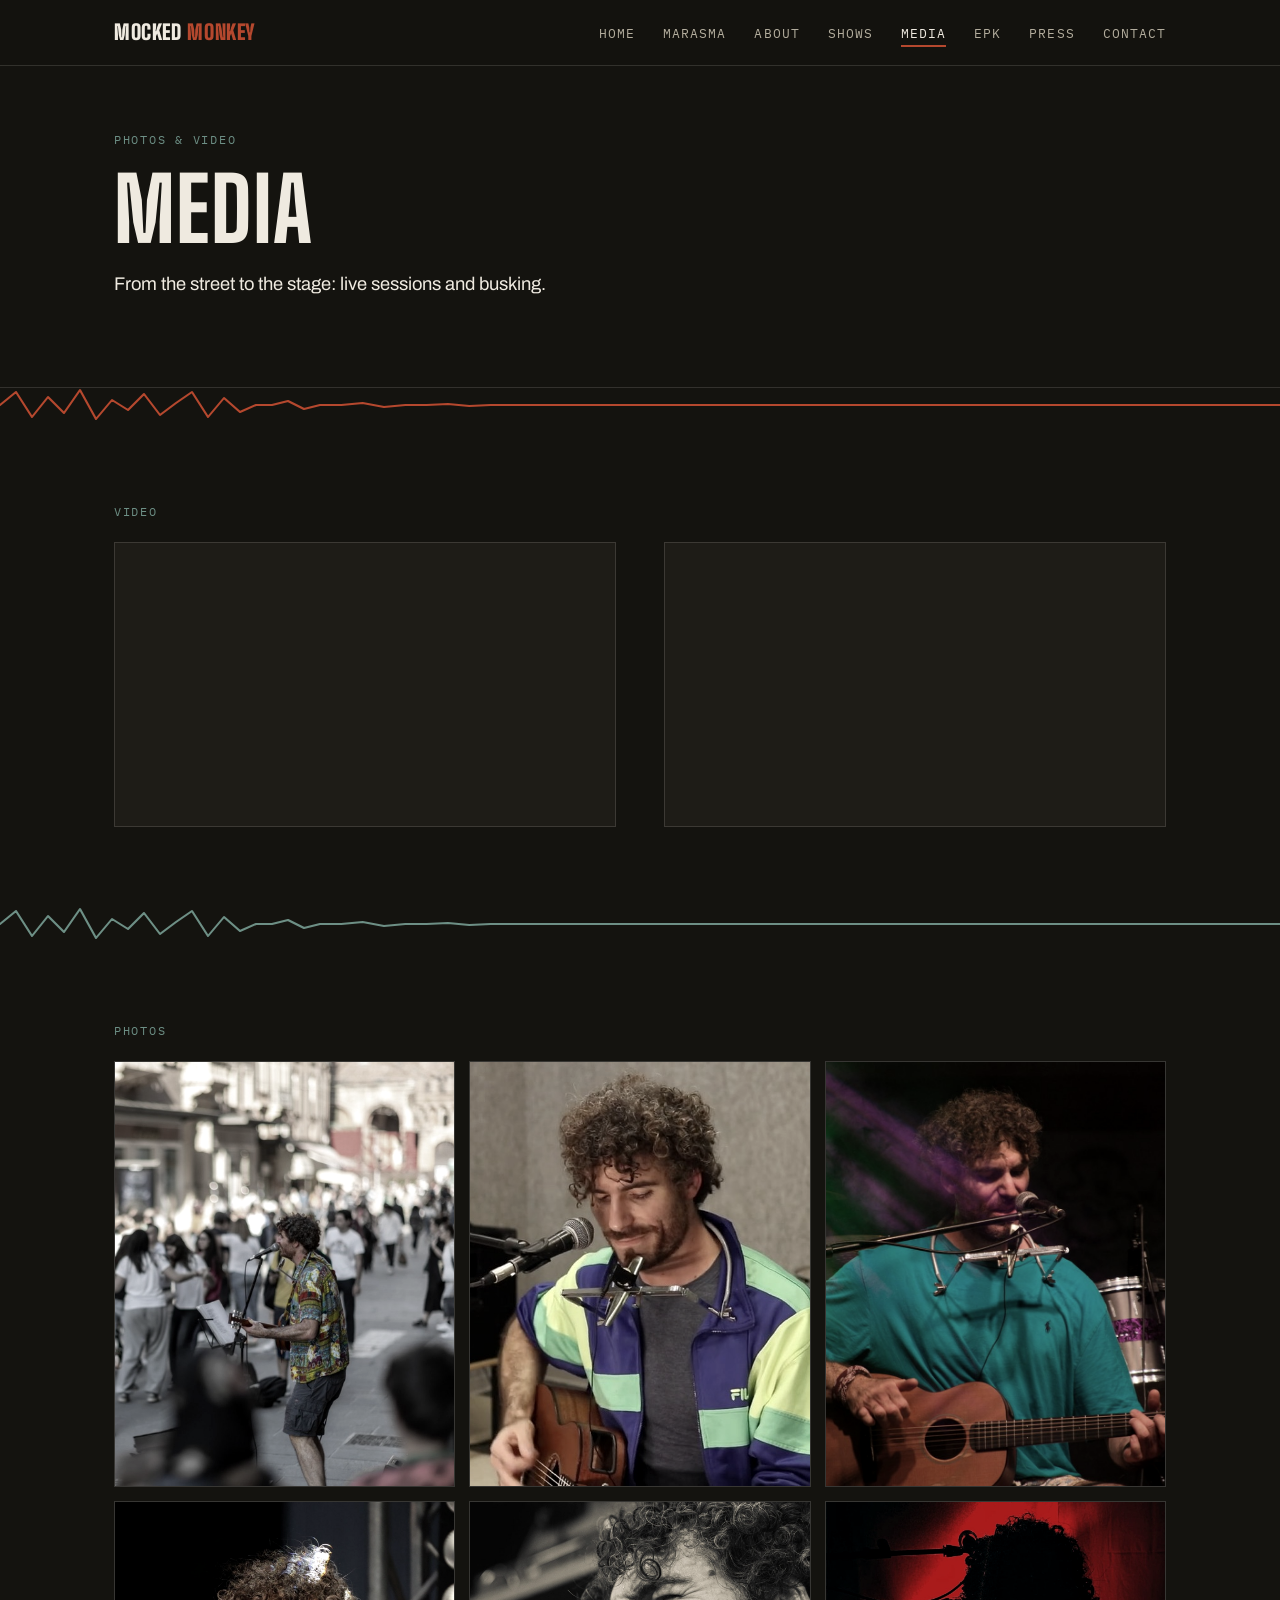
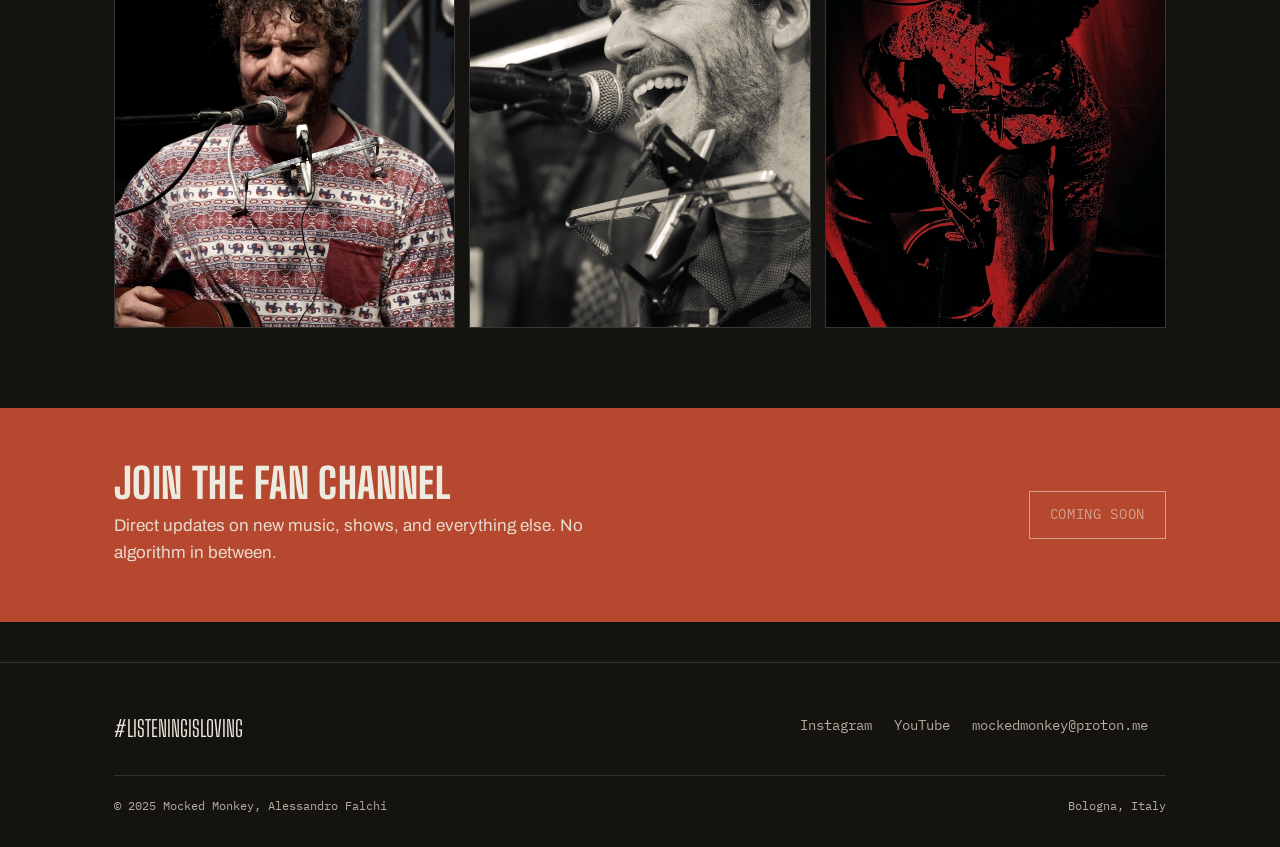
<file: video.html>
<!DOCTYPE html>
<html lang="en">
<head>
<meta charset="UTF-8">
<meta name="viewport" content="width=device-width, initial-scale=1">
<title>Media | Mocked Monkey, photos and live sessions</title>
<meta name="description" content="Photos and videos of Mocked Monkey live: sessions, street busking in Bologna and beyond.">
<link rel="canonical" href="https://mockedmonkey.com/video">
<link rel="stylesheet" href="css/style.css">
</head>
<body>

<header class="site-header">
  <div class="wrap">
    <a href="/" class="brand">Mocked <span>Monkey</span></a>
    <button class="nav-toggle" aria-expanded="false" aria-controls="main-nav">Menu</button>
    <nav class="main-nav" id="main-nav">
      <ul>
        <li><a href="/">Home</a></li>
        <li><a href="marasma">Marasma</a></li>
        <li><a href="about">About</a></li>
        <li><a href="shows">Shows</a></li>
        <li><a href="video" aria-current="page">Media</a></li>
        <li><a href="epk">EPK</a></li>
        <li><a href="press">Press</a></li>
        <li><a href="contact">Contact</a></li>
      </ul>
    </nav>
  </div>
</header>

<main>

  <section class="hero">
    <div class="wrap">
      <p class="eyebrow">Photos &amp; Video</p>
      <h1 style="font-size:clamp(2.8rem,8vw,5.5rem)">Media</h1>
      <p class="lead">From the street to the stage: live sessions and busking.</p>
    </div>
  </section>

  <div class="waveform" data-color="noise"></div>

  <section>
    <div class="wrap">
      <p class="eyebrow" style="margin-bottom:20px">Video</p>
      <div class="grid-2">
        <div class="embed">
          <iframe src="https://www.youtube-nocookie.com/embed/XzyPm--jsms?rel=0" title="Mocked Monkey, video" loading="lazy" allowfullscreen></iframe>
        </div>
        <div class="embed">
          <iframe src="https://www.youtube-nocookie.com/embed/X_9uNMjH3Tg?rel=0" title="Mocked Monkey, live session" loading="lazy" allowfullscreen></iframe>
        </div>
      </div>
    </div>
  </section>

  <div class="waveform"></div>

  <section>
    <div class="wrap">
      <p class="eyebrow" style="margin-bottom:20px">Photos</p>
      <div class="gallery">
        <a href="assets/images/gallery/01.jpg"><img src="assets/images/gallery/01.jpg" alt="Busking 01" class="cover-art"></a>
        <a href="assets/images/gallery/02.jpg"><img src="assets/images/gallery/02.jpg" alt="Rehearsal session" class="cover-art"></a>
        <a href="assets/images/gallery/03.jpg"><img src="assets/images/gallery/03.jpg" alt="Live session 01" class="cover-art"></a>
        <a href="assets/images/gallery/04.jpg"><img src="assets/images/gallery/04.jpg" alt="Live session 02" class="cover-art"></a>
        <a href="assets/images/gallery/05.jpg"><img src="assets/images/gallery/05.jpg" alt="Live session 03" class="cover-art"></a>
        <a href="assets/images/gallery/06.jpg"><img src="assets/images/gallery/06.jpg" alt="Live session 04" class="cover-art"></a>
      </div>
    </div>
  </section>

</main>

<div class="fan-band">
  <div class="wrap">
    <div>
      <h2>Join the fan channel</h2>
      <p>Direct updates on new music, shows, and everything else. No algorithm in between.</p>
    </div>
    <a class="btn placeholder" href="#" aria-disabled="true" title="Coming soon">Coming soon</a>
  </div>
</div>

<footer class="site-footer">
  <div class="wrap">
    <div class="footer-grid">
      <div><p class="footer-tag">#listeningisloving</p></div>
      <div class="footer-social">
        <a href="https://www.instagram.com/mocked.monkey/" target="_blank" rel="noopener">Instagram</a>
        <a href="https://www.youtube.com/@mockedmonkey" target="_blank" rel="noopener">YouTube</a>
        <a href="mailto:mockedmonkey@proton.me">mockedmonkey@proton.me</a>
      </div>
    </div>
    <div class="footer-bottom">
      <span>© 2025 Mocked Monkey, Alessandro Falchi</span>
      <span>Bologna, Italy</span>
    </div>
  </div>
</footer>

<script src="js/main.js"></script>
</body>
</html>
</file>
<file: css/style.css>
/* ============================================================
   MOCKED MONKEY, stylesheet
   Concept: street flyer / gig poster stapled to a pole in Bologna.
   Marasma = chaos/turmoil (IT). The album goes noise -> listening.
   ============================================================ */

@import url('https://fonts.googleapis.com/css2?family=Big+Shoulders+Display:wght@600;700;900&family=Archivo:ital,wght@0,400;0,500;0,600;1,400&family=IBM+Plex+Mono:wght@400;500&display=swap');

:root{
  --ink:        #14130f;   /* near-black, warm */
  --ink-alt:    #1e1c17;
  --paper:      #efeae0;   /* flyer paper */
  --paper-dim:  #b3ad9d;
  --line:       rgba(239,234,224,.14);
  --noise:      #b5482e;   /* rust, chaos / the escape */
  --noise-dim:  #7c3220;
  --listen:     #6d8f85;   /* dusty teal, listening / resolution */
  --listen-dim: #3f5a53;

  --display: 'Big Shoulders Display', sans-serif;
  --body:    'Archivo', sans-serif;
  --mono:    'IBM Plex Mono', monospace;

  --wrap: 1100px;
}

*{ box-sizing:border-box; margin:0; padding:0; }
html{ scroll-behavior:smooth; }

body{
  background:var(--ink);
  color:var(--paper);
  font-family:var(--body);
  font-size:17px;
  line-height:1.6;
  -webkit-font-smoothing:antialiased;
}

img{ max-width:100%; display:block; }
a{ color:inherit; text-decoration:none; }

.wrap{ max-width:var(--wrap); margin:0 auto; padding:0 24px; }

h1,h2,h3{
  font-family:var(--display);
  font-weight:800;
  text-transform:uppercase;
  letter-spacing:.01em;
  line-height:.95;
}
h1{ font-size:clamp(3.4rem,12vw,9rem); }
h2{ font-size:clamp(2rem,5vw,3.2rem); margin-bottom:.6em; }
h3{ font-size:1.3rem; font-weight:700; }

.eyebrow{
  font-family:var(--mono);
  font-size:.78rem;
  letter-spacing:.14em;
  text-transform:uppercase;
  color:var(--listen);
}

p{ max-width:60ch; }
.lead{ font-size:1.15rem; color:var(--paper); }
.dim{ color:var(--paper-dim); }

:focus-visible{ outline:2px solid var(--listen); outline-offset:3px; }

@media (prefers-reduced-motion: reduce){
  *{ animation-duration:.001ms !important; transition-duration:.001ms !important; }
  html{ scroll-behavior:auto; }
}

/* ---------- header / nav ---------- */
.site-header{
  position:sticky; top:0; z-index:50;
  background:rgba(20,19,15,.92);
  backdrop-filter:blur(6px);
  border-bottom:1px solid var(--line);
}
.site-header .wrap{
  display:flex; align-items:center; justify-content:space-between;
  padding-top:16px; padding-bottom:16px;
}
.brand{
  font-family:var(--display);
  font-weight:900;
  font-size:1.3rem;
  letter-spacing:.03em;
  text-transform:uppercase;
}
.brand span{ color:var(--noise); }

.nav-toggle{
  display:none;
  background:none; border:1px solid var(--line); color:var(--paper);
  font-family:var(--mono); font-size:.85rem;
  padding:8px 12px; cursor:pointer;
}
nav.main-nav ul{
  list-style:none; display:flex; gap:28px;
}
nav.main-nav a{
  font-family:var(--mono);
  font-size:.82rem;
  letter-spacing:.08em;
  text-transform:uppercase;
  color:var(--paper-dim);
  padding-bottom:3px;
  border-bottom:2px solid transparent;
  transition:color .15s, border-color .15s;
}
nav.main-nav a:hover,
nav.main-nav a[aria-current="page"]{
  color:var(--paper);
  border-color:var(--noise);
}

@media (max-width:760px){
  .nav-toggle{ display:inline-block; }
  nav.main-nav{
    position:absolute; top:100%; left:0; right:0;
    background:var(--ink-alt);
    border-bottom:1px solid var(--line);
    display:none;
  }
  nav.main-nav.open{ display:block; }
  nav.main-nav ul{ flex-direction:column; gap:0; padding:8px 24px 20px; }
  nav.main-nav li{ border-bottom:1px solid var(--line); }
  nav.main-nav a{ display:block; padding:14px 0; border-bottom:none; }
}

/* ---------- waveform divider, the signature element ----------
   A hand-set "listening" waveform: it separates every section,
   visually enacting the record's arc from jagged noise (left)
   to a calm even line (right): noise settling into listening. */
.waveform{
  width:100%; height:34px;
  margin:0 0 0 0;
}
.waveform svg{ width:100%; height:100%; display:block; }

/* ---------- flyer card (stapled poster) ---------- */
.flyer{
  position:relative;
  background:var(--ink-alt);
  border:1px solid var(--line);
  padding:28px;
}
.flyer::before, .flyer::after{
  content:"";
  position:absolute; top:10px;
  width:9px; height:9px; border-radius:50%;
  background:radial-gradient(circle at 35% 35%, #cfc9ba, #6b6656 70%);
  box-shadow:0 1px 2px rgba(0,0,0,.5);
}
.flyer::before{ left:10px; }
.flyer::after{ right:10px; }
.flyer.tilt-l{ transform:rotate(-.6deg); }
.flyer.tilt-r{ transform:rotate(.5deg); }

/* ---------- buttons / links ---------- */
.btn{
  display:inline-flex; align-items:center; gap:10px;
  font-family:var(--mono); font-size:.85rem; letter-spacing:.05em;
  text-transform:uppercase;
  padding:12px 20px;
  border:1px solid var(--paper);
  transition:background .15s, color .15s, border-color .15s;
}
.btn:hover{ background:var(--paper); color:var(--ink); }
.btn.accent{ border-color:var(--noise); color:var(--noise); }
.btn.accent:hover{ background:var(--noise); color:var(--paper); }

.link-list{ list-style:none; }
.link-list li{ border-bottom:1px solid var(--line); }
.link-list a{
  display:flex; justify-content:space-between; align-items:center;
  padding:16px 2px; font-family:var(--mono); font-size:.95rem;
  letter-spacing:.02em;
}
.link-list a:hover{ color:var(--listen); }
.link-list a:hover .arrow{ transform:translateX(4px); color:var(--noise); }
.arrow{ transition:transform .15s, color .15s; }

/* ---------- sections ---------- */
section{ padding:80px 0; }
section.tight{ padding:56px 0; }
.section-head{ margin-bottom:40px; }

/* ---------- hero ---------- */
.hero{
  padding:64px 0 56px;
  border-bottom:1px solid var(--line);
}
.hero .eyebrow{ margin-bottom:18px; }
.hero h1{ margin-bottom:18px; }
.hero .lead{ margin-bottom:32px; }
.hero-actions{ display:flex; flex-wrap:wrap; gap:14px; }
.hero-actions-grid{
  display:grid; grid-template-columns:1fr 1fr; gap:14px;
}
.hero-actions-grid .btn{ justify-content:center; text-align:center; }
@media (max-width:520px){
  .hero-actions-grid{ grid-template-columns:1fr; }
}

/* ---------- grid helpers ---------- */
.grid-2{ display:grid; grid-template-columns:1fr 1fr; gap:48px; }
.grid-3{ display:grid; grid-template-columns:repeat(3,1fr); gap:24px; }
.gallery{ display:grid; grid-template-columns:repeat(3,1fr); gap:14px; }
.gallery img{ width:100%; aspect-ratio:4/5; object-fit:cover; filter:grayscale(45%) contrast(1.05); transition:filter .2s; }
.gallery a:hover img{ filter:none; }

@media (max-width:820px){
  .grid-2{ grid-template-columns:1fr; gap:36px; }
  .grid-3{ grid-template-columns:1fr; }
  .gallery{ grid-template-columns:repeat(2,1fr); }
}

/* ---------- tracklist / setlist style (mono numbering) ---------- */
.tracklist{ list-style:none; }
.tracklist li{
  display:flex; gap:18px; align-items:baseline;
  padding:14px 0; border-bottom:1px solid var(--line);
  font-family:var(--mono);
}
.tracklist .num{ color:var(--noise); width:2ch; }

.factlist{ list-style:none; font-family:var(--mono); font-size:.95rem; }
.factlist li{
  position:relative; padding:10px 0 10px 22px;
  border-bottom:1px solid var(--line);
}
.factlist li::before{
  content:"•"; position:absolute; left:0; color:var(--noise);
  font-size:1.2em; line-height:1;
}

/* ---------- image placeholder (until real assets are dropped in) ---------- */
.img-slot{
  aspect-ratio:4/5;
  background:
    repeating-linear-gradient(135deg, var(--ink-alt), var(--ink-alt) 10px, #262319 10px, #262319 20px);
  border:1px dashed var(--line);
  display:flex; align-items:center; justify-content:center;
  text-align:center; padding:16px;
}
.img-slot span{
  font-family:var(--mono); font-size:.75rem; color:var(--paper-dim);
  text-transform:uppercase; letter-spacing:.06em;
}
.img-slot.wide{ aspect-ratio:16/9; }
.img-slot.square{ aspect-ratio:1/1; }

.cover-art{
  width:100%; aspect-ratio:4/5; object-fit:cover;
  border:1px solid var(--line); background:var(--ink-alt);
}
.cover-art.img-missing{
  aspect-ratio:4/5;
  background:
    repeating-linear-gradient(135deg, var(--ink-alt), var(--ink-alt) 10px, #262319 10px, #262319 20px);
  border:1px dashed var(--line);
}

/* ---------- quote / review ---------- */
.quote{
  border-left:3px solid var(--listen);
  padding:4px 0 4px 22px;
  font-size:1.2rem;
  font-style:italic;
  color:var(--paper);
  margin-bottom:14px;
}
.quote-source{ font-family:var(--mono); font-size:.8rem; color:var(--paper-dim); }

/* ---------- fan band (direct channel signup, IDLES-style) ---------- */
.fan-band{
  background:var(--noise);
  color:var(--paper);
  padding:56px 0;
}
.fan-band .wrap{
  display:flex; align-items:center; justify-content:space-between; gap:24px; flex-wrap:wrap;
}
.fan-band h2{ font-size:clamp(1.8rem,4.5vw,2.6rem); margin-bottom:.2em; }
.fan-band p{ color:var(--paper); opacity:.9; max-width:48ch; }
.fan-band .btn{ border-color:var(--paper); color:var(--paper); flex-shrink:0; }
.fan-band .btn:hover{ background:var(--paper); color:var(--noise); }
.fan-band .btn.placeholder{ opacity:.55; cursor:default; }
.fan-band .btn.placeholder:hover{ background:transparent; color:var(--paper); }

/* ---------- shows list ---------- */
.shows-list{ list-style:none; }
.show-item{
  display:flex; gap:20px; align-items:center;
  padding:20px 0; border-bottom:1px solid var(--line);
  font-family:var(--mono);
}
.show-item .date{ color:var(--noise); width:9ch; flex-shrink:0; }
.show-item .place{ flex:1; font-family:var(--body); font-size:1.05rem; }
.show-item .place small{ display:block; font-family:var(--mono); color:var(--paper-dim); font-size:.8rem; margin-top:2px; }
.map-pin{ font-size:1.3em; text-decoration:none; opacity:.9; }
.map-pin:hover{ opacity:1; transform:scale(1.1); display:inline-block; }
.empty-state{
  border:1px dashed var(--line); padding:40px 28px; text-align:center;
}
.empty-state p{ margin:0 auto 18px; }

/* ---------- footer ---------- */
.site-footer{
  border-top:1px solid var(--line);
  padding:48px 0 32px;
  margin-top:40px;
}
.footer-grid{
  display:flex; flex-wrap:wrap; justify-content:space-between; gap:24px;
  margin-bottom:28px;
}
.footer-tag{ font-family:var(--display); font-size:1.4rem; text-transform:uppercase; }
.footer-social a{
  font-family:var(--mono); font-size:.85rem; margin-right:18px;
  color:var(--paper-dim);
}
.footer-social a:hover{ color:var(--noise); }
.footer-bottom{
  font-family:var(--mono); font-size:.75rem; color:var(--paper-dim);
  display:flex; justify-content:space-between; flex-wrap:wrap; gap:8px;
  border-top:1px solid var(--line); padding-top:20px;
}

/* ---------- form ---------- */
.form-row{ margin-bottom:18px; }
label{ display:block; font-family:var(--mono); font-size:.8rem; text-transform:uppercase; letter-spacing:.06em; margin-bottom:8px; color:var(--paper-dim); }
input, textarea{
  width:100%; background:var(--ink-alt); border:1px solid var(--line); color:var(--paper);
  padding:12px 14px; font-family:var(--body); font-size:1rem;
}
input:focus, textarea:focus{ border-color:var(--listen); }
textarea{ min-height:140px; resize:vertical; }

/* ---------- responsive embed ---------- */
.embed{ position:relative; padding-top:56.25%; background:var(--ink-alt); border:1px solid var(--line); }
.embed iframe{ position:absolute; inset:0; width:100%; height:100%; border:0; }
</file>
